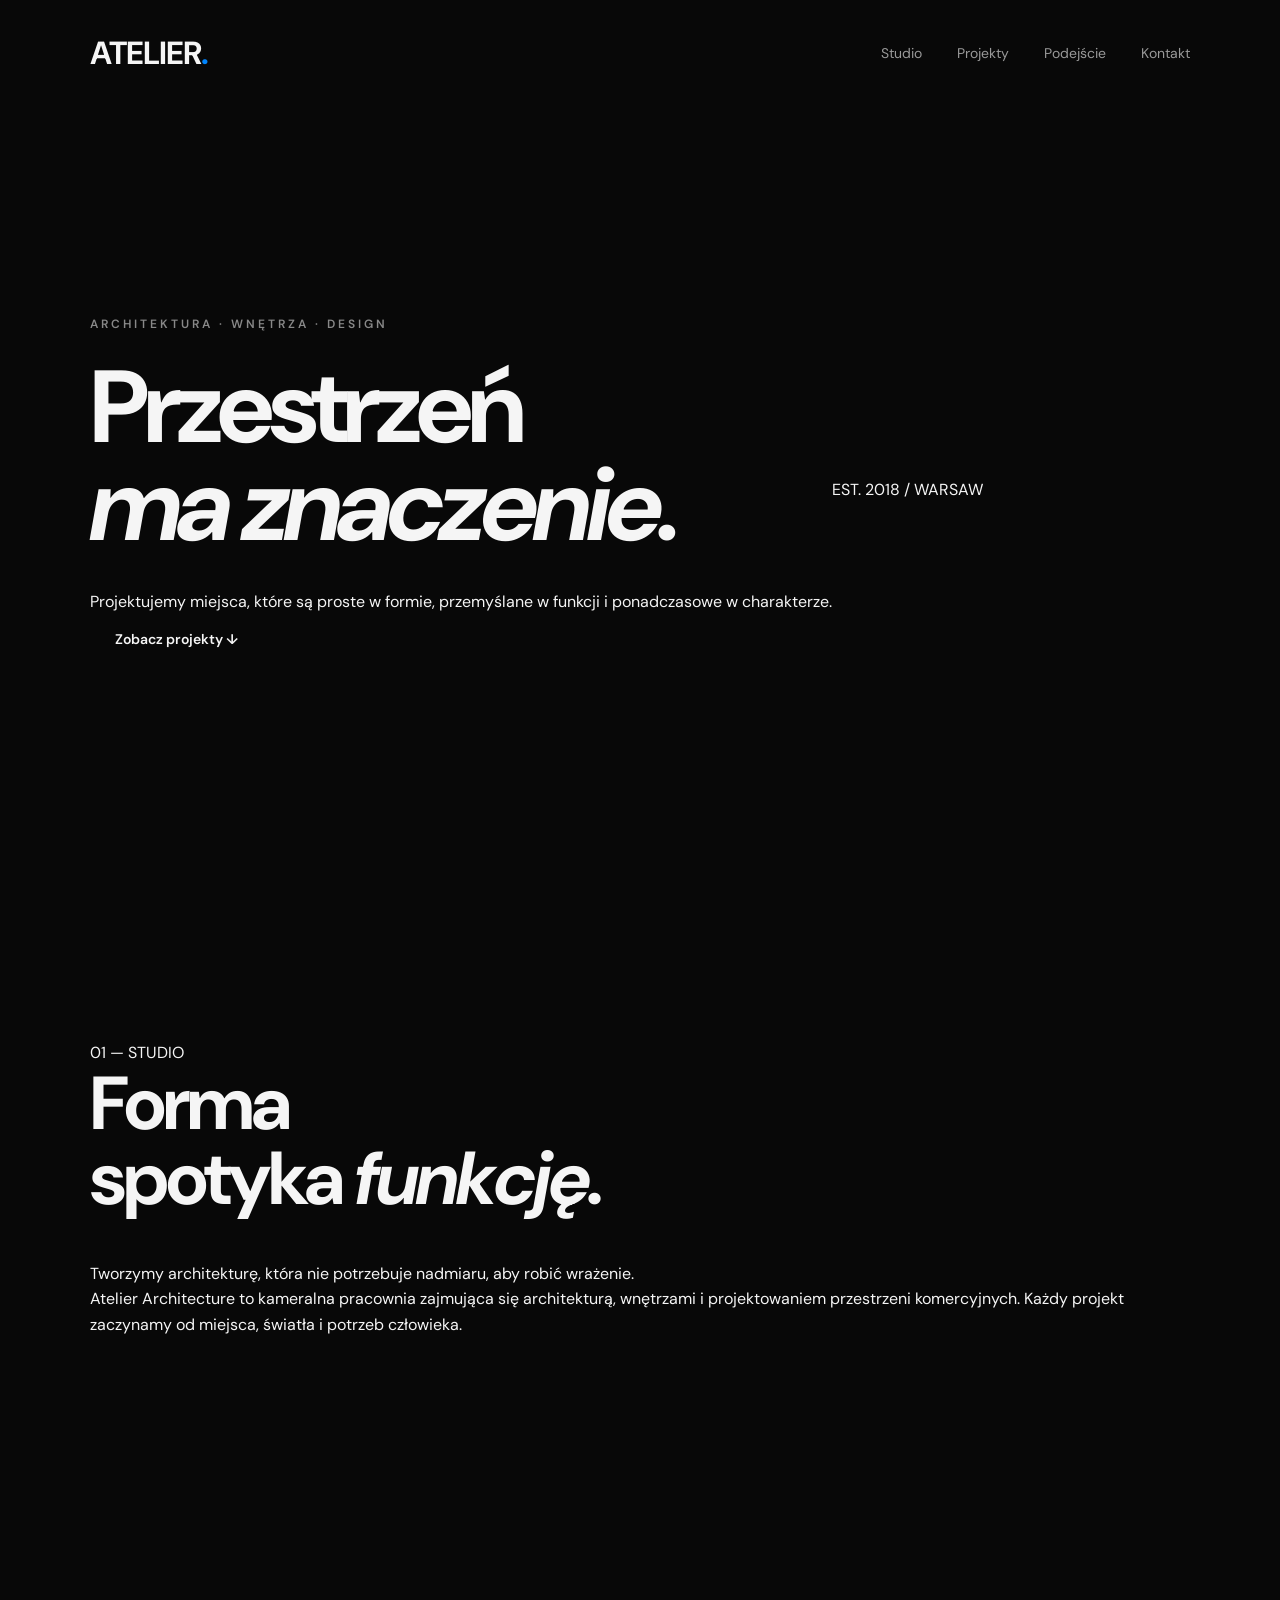
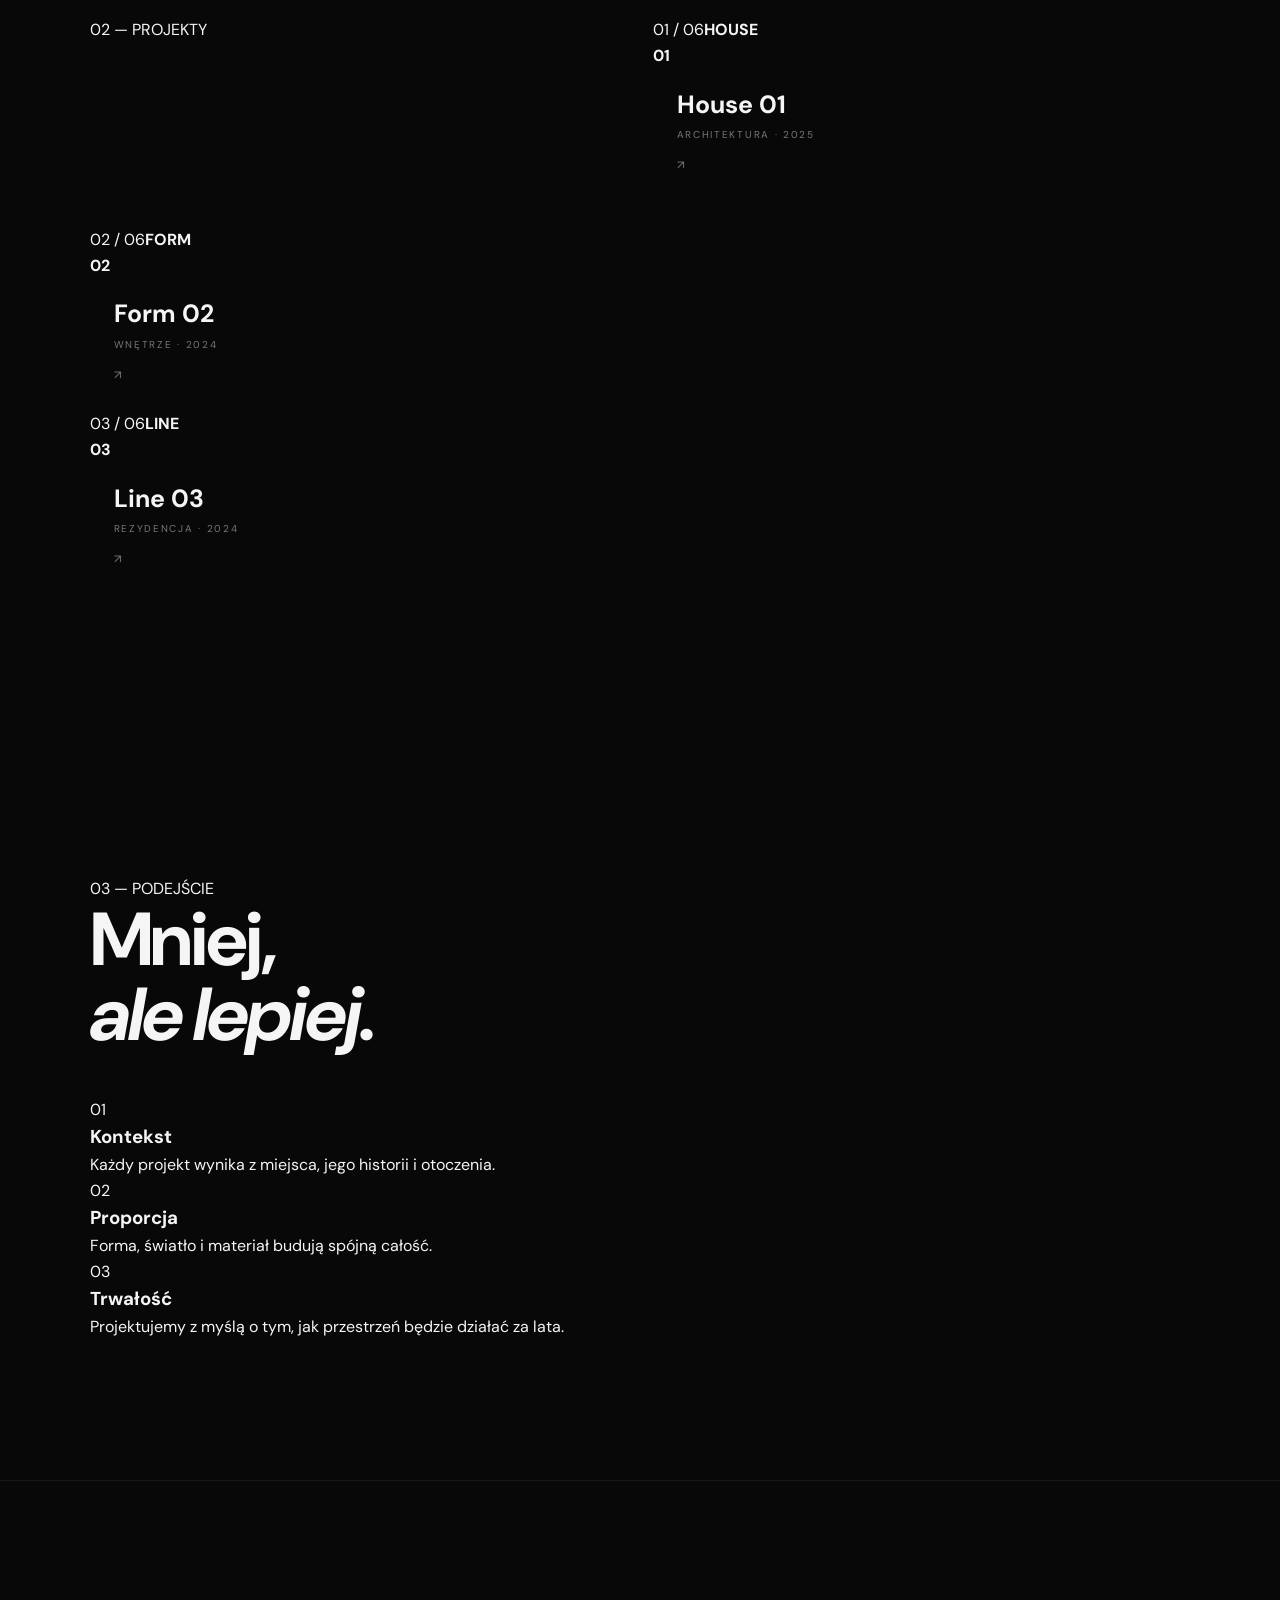
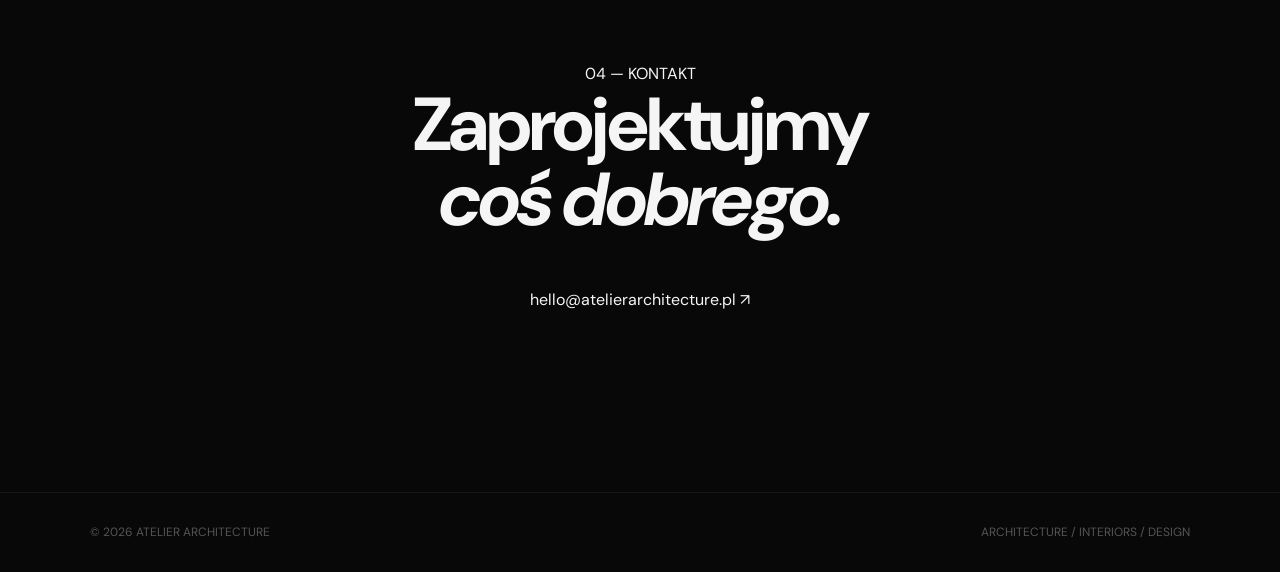
<file: atelier-architecture.html>
<!DOCTYPE html>
<html lang="pl">
<head>
<meta charset="UTF-8">
<meta name="viewport" content="width=device-width, initial-scale=1.0">
<title>Atelier Architecture — projekt strony | Rafał Pałka</title>
<meta name="description" content="Projekt Atelier Architecture wykonany przez Rafała Pałkę — minimalistyczna strona internetowa inspirowana architekturą i designem.">
    <link rel="canonical" href="https://rafalpalka.pl/atelier-architecture.html">
    <meta property="og:type" content="website">
    <meta property="og:locale" content="pl_PL">
    <meta property="og:title" content="Atelier Architecture — projekt strony | Rafał Pałka">
    <meta property="og:description" content="Projekt Atelier Architecture wykonany przez Rafała Pałkę — minimalistyczna strona internetowa inspirowana architekturą i designem.">
    <meta property="og:url" content="https://rafalpalka.pl/atelier-architecture.html">
    <meta property="og:site_name" content="Rafał Pałka — Web Developer">
    <meta name="twitter:card" content="summary">
    <link rel="stylesheet" href="style.css">
</head>
<body>

<header class="header">
    <a href="#" class="logo">ATELIER<span>.</span></a>
    <button class="menu-button" aria-label="Otwórz menu">☰</button>
    <nav class="nav">
        <a href="#studio">Studio</a>
        <a href="#projects">Projekty</a>
        <a href="#approach">Podejście</a>
        <a href="#contact">Kontakt</a>
    </nav>
</header>

<main>
<section class="hero">
    <div class="hero-image">
        <div class="arch arch-one"></div>
        <div class="arch arch-two"></div>
        <div class="light"></div>
    </div>
    <div class="hero-content">
        <p class="eyebrow">ARCHITEKTURA · WNĘTRZA · DESIGN</p>
        <h1>Przestrzeń<br><i>ma znaczenie.</i></h1>
        <p>Projektujemy miejsca, które są proste w formie, przemyślane w funkcji i ponadczasowe w charakterze.</p>
        <a class="button" href="#projects">Zobacz projekty <span>↓</span></a>
    </div>
    <div class="hero-side">EST. 2018 / WARSAW</div>
</section>

<section id="studio" class="section studio">
    <div class="label">01 — STUDIO</div>
    <div class="grid">
        <h2>Forma<br>spotyka <i>funkcję.</i></h2>
        <div>
            <p class="lead">Tworzymy architekturę, która nie potrzebuje nadmiaru, aby robić wrażenie.</p>
            <p class="muted">Atelier Architecture to kameralna pracownia zajmująca się architekturą, wnętrzami i projektowaniem przestrzeni komercyjnych. Każdy projekt zaczynamy od miejsca, światła i potrzeb człowieka.</p>
        </div>
    </div>
</section>

<section id="projects" class="section projects">
    <div class="label">02 — PROJEKTY</div>
    <div class="project project-main">
        <div class="project-photo photo-one"><span>01 / 06</span><b>HOUSE<br>01</b></div>
        <div class="project-info"><div><h3>House 01</h3><p>ARCHITEKTURA · 2025</p></div><span>↗</span></div>
    </div>
    <div class="project-row">
        <div class="project">
            <div class="project-photo photo-two"><span>02 / 06</span><b>FORM<br>02</b></div>
            <div class="project-info"><div><h3>Form 02</h3><p>WNĘTRZE · 2024</p></div><span>↗</span></div>
        </div>
        <div class="project">
            <div class="project-photo photo-three"><span>03 / 06</span><b>LINE<br>03</b></div>
            <div class="project-info"><div><h3>Line 03</h3><p>REZYDENCJA · 2024</p></div><span>↗</span></div>
        </div>
    </div>
</section>

<section id="approach" class="section approach">
    <div class="label">03 — PODEJŚCIE</div>
    <div class="grid">
        <h2>Mniej,<br><i>ale lepiej.</i></h2>
        <div class="principles">
            <div><span>01</span><h3>Kontekst</h3><p>Każdy projekt wynika z miejsca, jego historii i otoczenia.</p></div>
            <div><span>02</span><h3>Proporcja</h3><p>Forma, światło i materiał budują spójną całość.</p></div>
            <div><span>03</span><h3>Trwałość</h3><p>Projektujemy z myślą o tym, jak przestrzeń będzie działać za lata.</p></div>
        </div>
    </div>
</section>

<section id="contact" class="contact">
    <div class="label">04 — KONTAKT</div>
    <h2>Zaprojektujmy<br><i>coś dobrego.</i></h2>
    <a href="mailto:hello@atelierarchitecture.pl" class="email">hello@atelierarchitecture.pl ↗</a>
</section>
</main>

<footer>
    <span>© 2026 ATELIER ARCHITECTURE</span>
    <span>ARCHITECTURE / INTERIORS / DESIGN</span>
</footer>

<script>
const button = document.querySelector(".menu-button");
const nav = document.querySelector(".nav");
button.addEventListener("click", () => nav.classList.toggle("active"));
document.querySelectorAll(".nav a").forEach(link => {
    link.addEventListener("click", () => nav.classList.remove("active"));
});
</script>
</body>
</html>
</file>
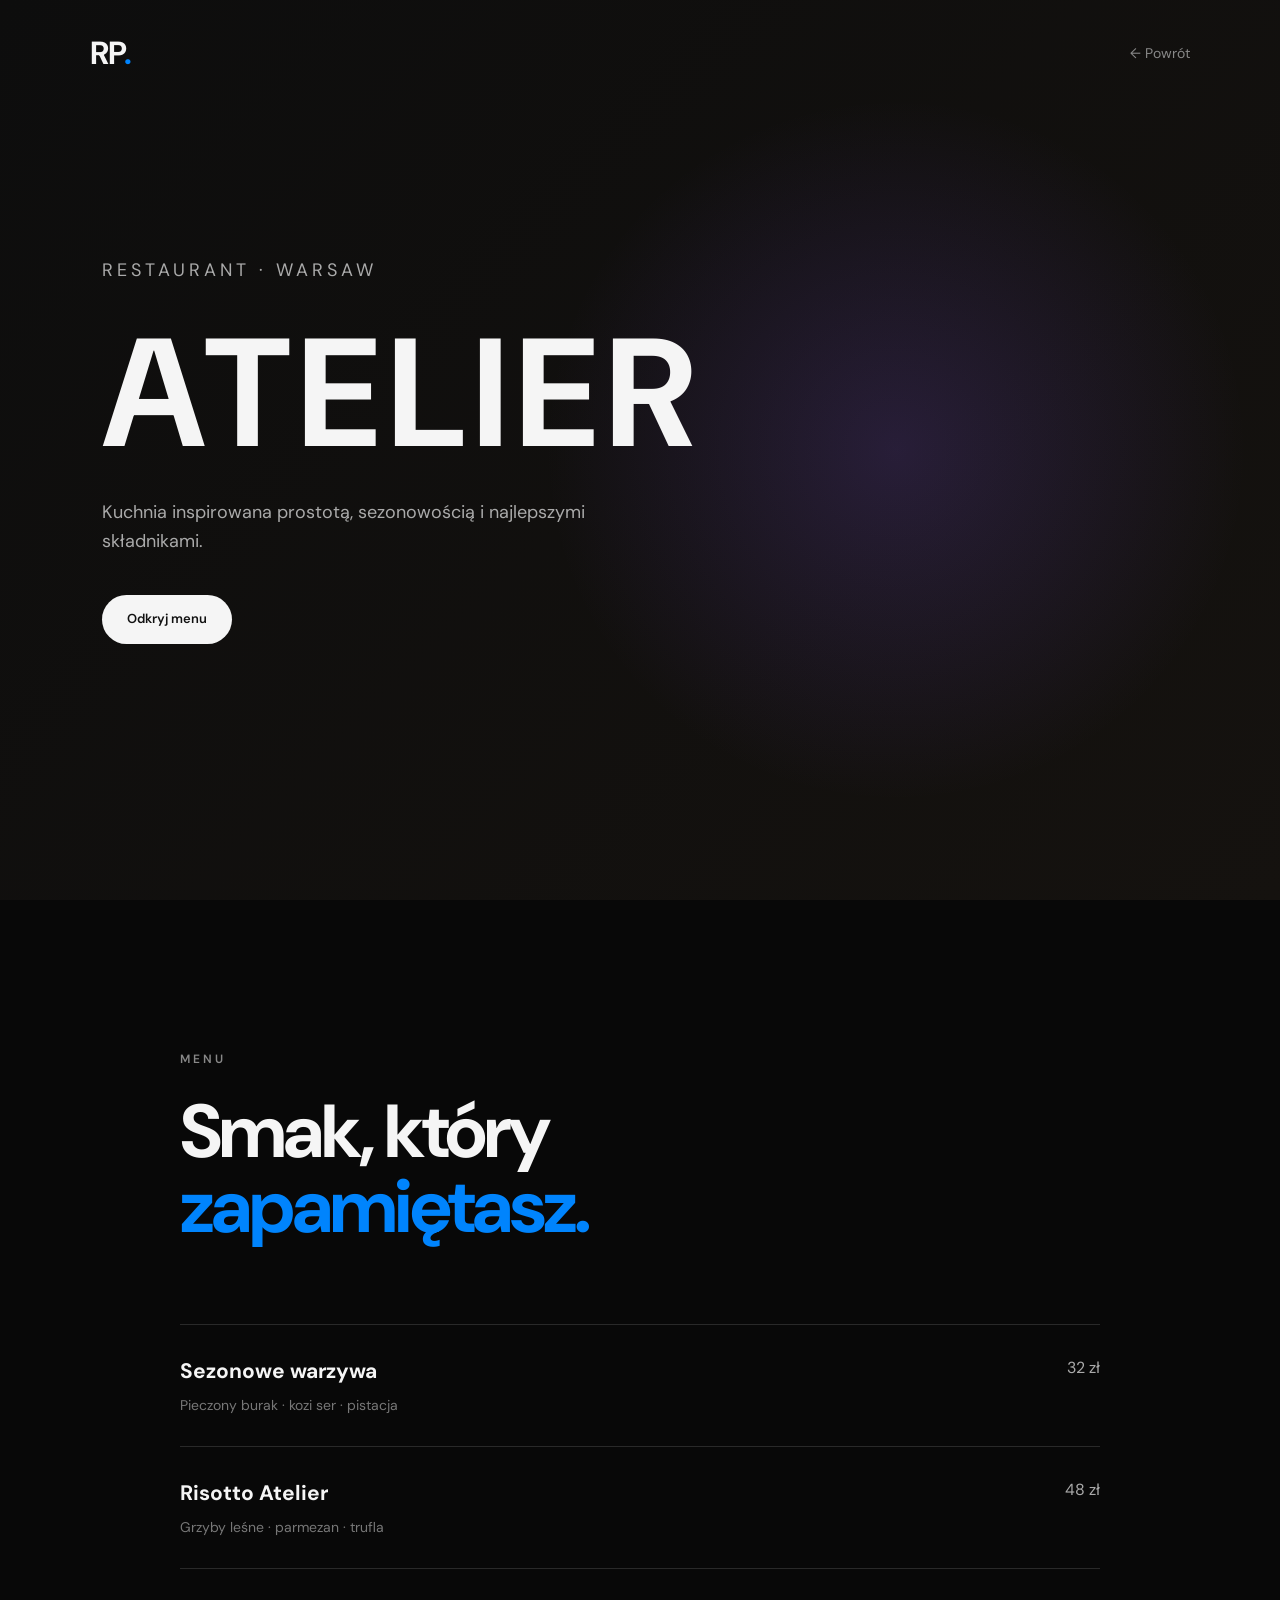
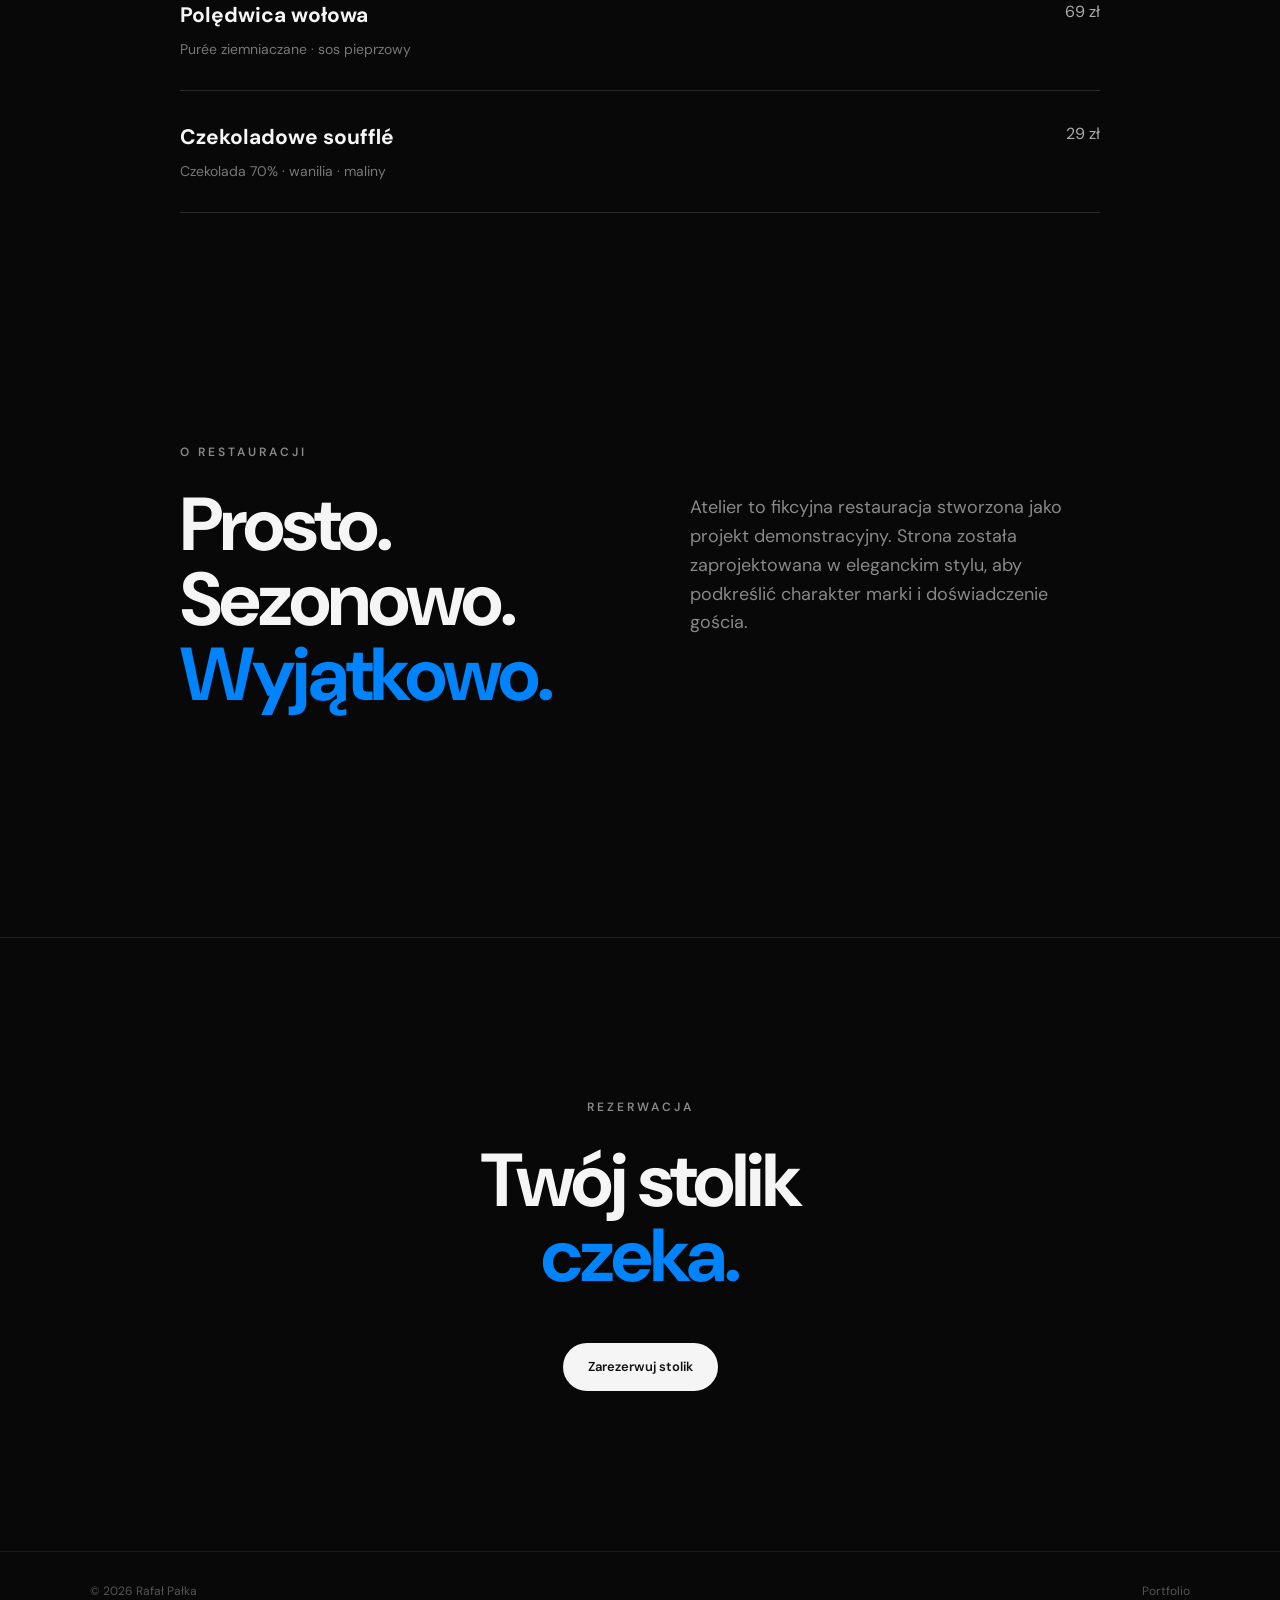
<file: atelier.html>
<!DOCTYPE html>
<html lang="pl">

<head>
    <meta charset="UTF-8">
    <meta name="viewport" content="width=device-width, initial-scale=1.0">

    <title>Atelier — Projekt | Rafał Pałka</title>

    <link rel="stylesheet" href="style.css">
</head>

<body>

    <header class="header">

        <a href="index.html" class="logo">
            RP<span>.</span>
        </a>

        <a href="index.html" class="back-link">
            ← Powrót
        </a>

    </header>


    <main>

        <section class="restaurant-hero">

            <div class="restaurant-content">

                <p class="restaurant-label">
                    RESTAURANT · WARSAW
                </p>

                <h1>
                    ATELIER
                </h1>

                <p>
                    Kuchnia inspirowana prostotą,
                    sezonowością i najlepszymi składnikami.
                </p>

                <a href="#menu" class="restaurant-button">
                    Odkryj menu
                </a>

            </div>

        </section>


        <section id="menu" class="restaurant-menu">

            <p class="section-label">
                MENU
            </p>

            <h2>
                Smak, który<br>
                <span>zapamiętasz.</span>
            </h2>

            <div class="menu-items">

                <div class="menu-item">
                    <div>
                        <h3>Sezonowe warzywa</h3>
                        <p>
                            Pieczony burak · kozi ser · pistacja
                        </p>
                    </div>

                    <strong>32 zł</strong>
                </div>


                <div class="menu-item">
                    <div>
                        <h3>Risotto Atelier</h3>
                        <p>
                            Grzyby leśne · parmezan · trufla
                        </p>
                    </div>

                    <strong>48 zł</strong>
                </div>


                <div class="menu-item">
                    <div>
                        <h3>Polędwica wołowa</h3>
                        <p>
                            Purée ziemniaczane · sos pieprzowy
                        </p>
                    </div>

                    <strong>69 zł</strong>
                </div>


                <div class="menu-item">
                    <div>
                        <h3>Czekoladowe soufflé</h3>
                        <p>
                            Czekolada 70% · wanilia · maliny
                        </p>
                    </div>

                    <strong>29 zł</strong>
                </div>

            </div>

        </section>


        <section class="restaurant-about">

            <div>

                <p class="section-label">
                    O RESTAURACJI
                </p>

                <h2>
                    Prosto.<br>
                    Sezonowo.<br>
                    <span>Wyjątkowo.</span>
                </h2>

            </div>


            <p>
                Atelier to fikcyjna restauracja stworzona jako
                projekt demonstracyjny. Strona została zaprojektowana
                w eleganckim stylu, aby podkreślić charakter marki
                i doświadczenie gościa.
            </p>

        </section>


        <section class="restaurant-contact">

            <p class="section-label">
                REZERWACJA
            </p>

            <h2>
                Twój stolik<br>
                <span>czeka.</span>
            </h2>

            <a href="mailto:kontakt@example.com"
               class="restaurant-button">
                Zarezerwuj stolik
            </a>

        </section>

    </main>


    <footer>

        <p>© 2026 Rafał Pałka</p>

        <a href="index.html">
            Portfolio
        </a>

    </footer>

</body>

</html>
</file>
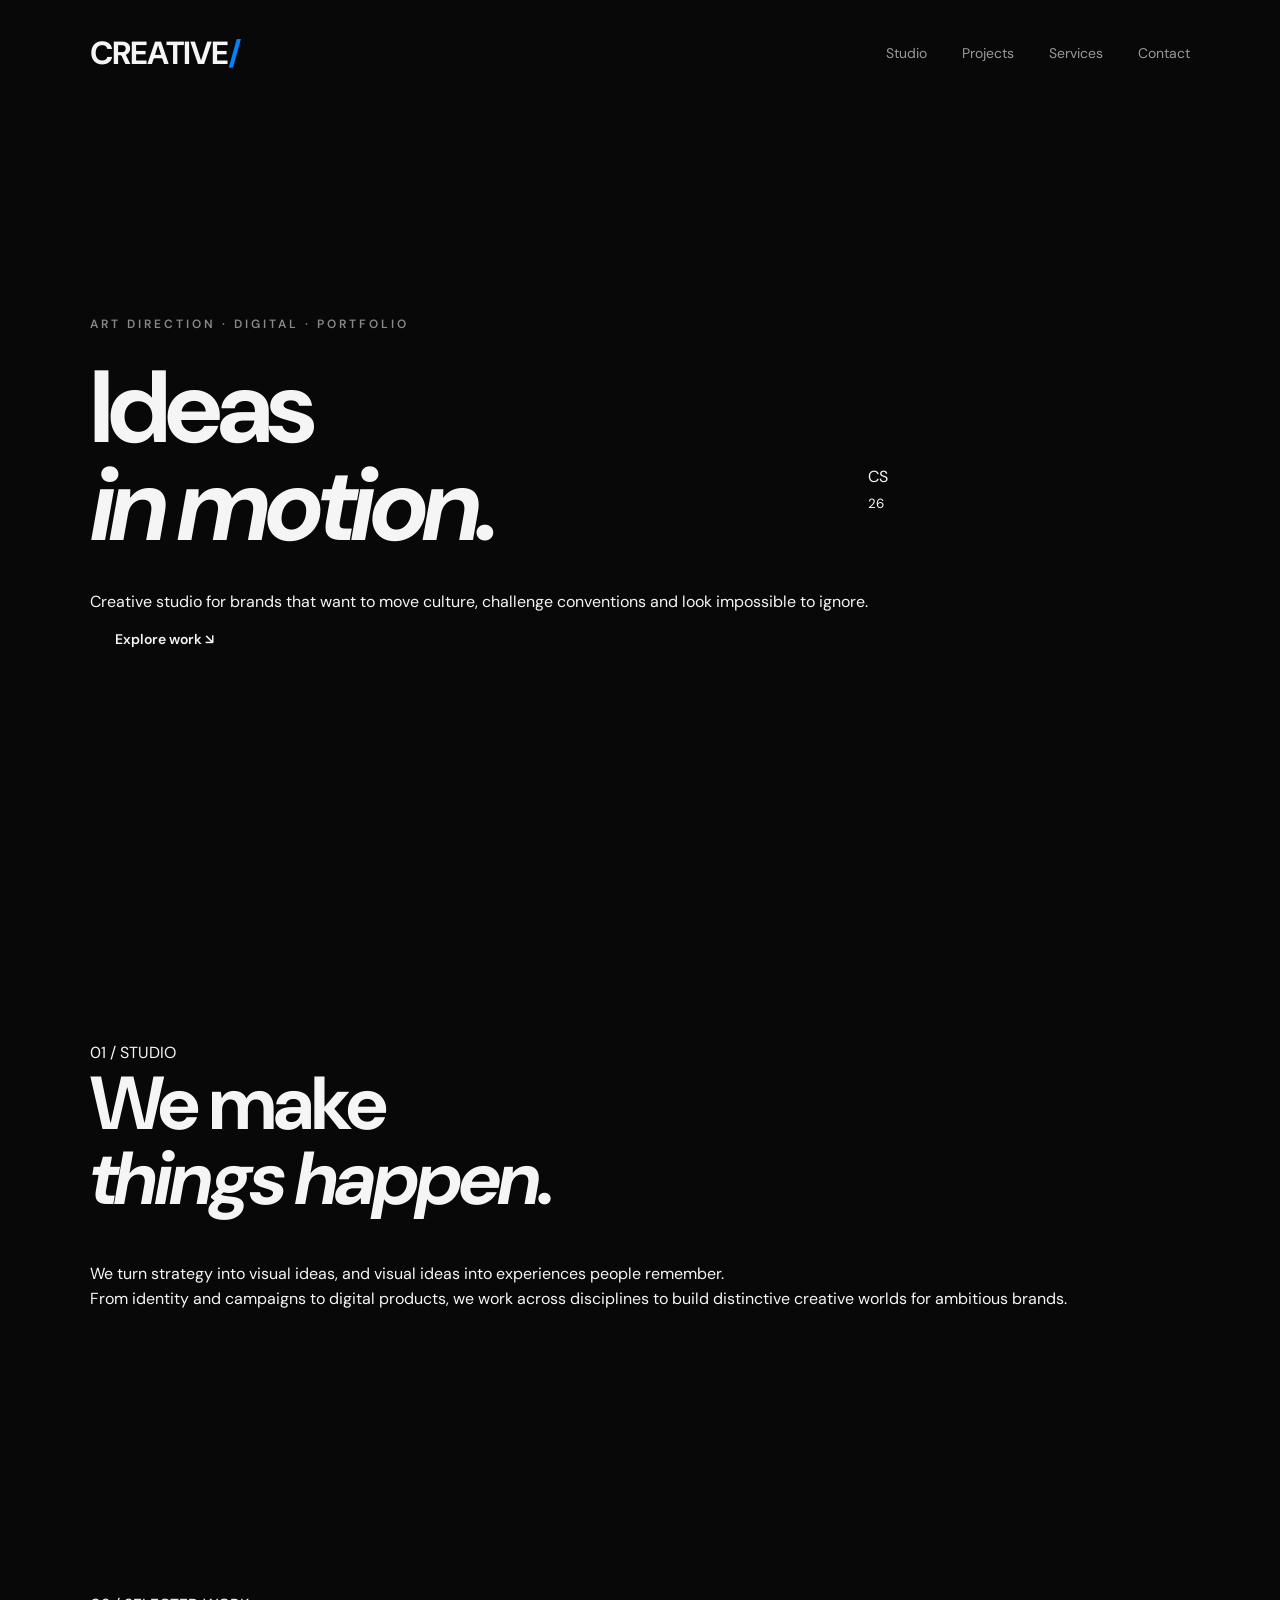
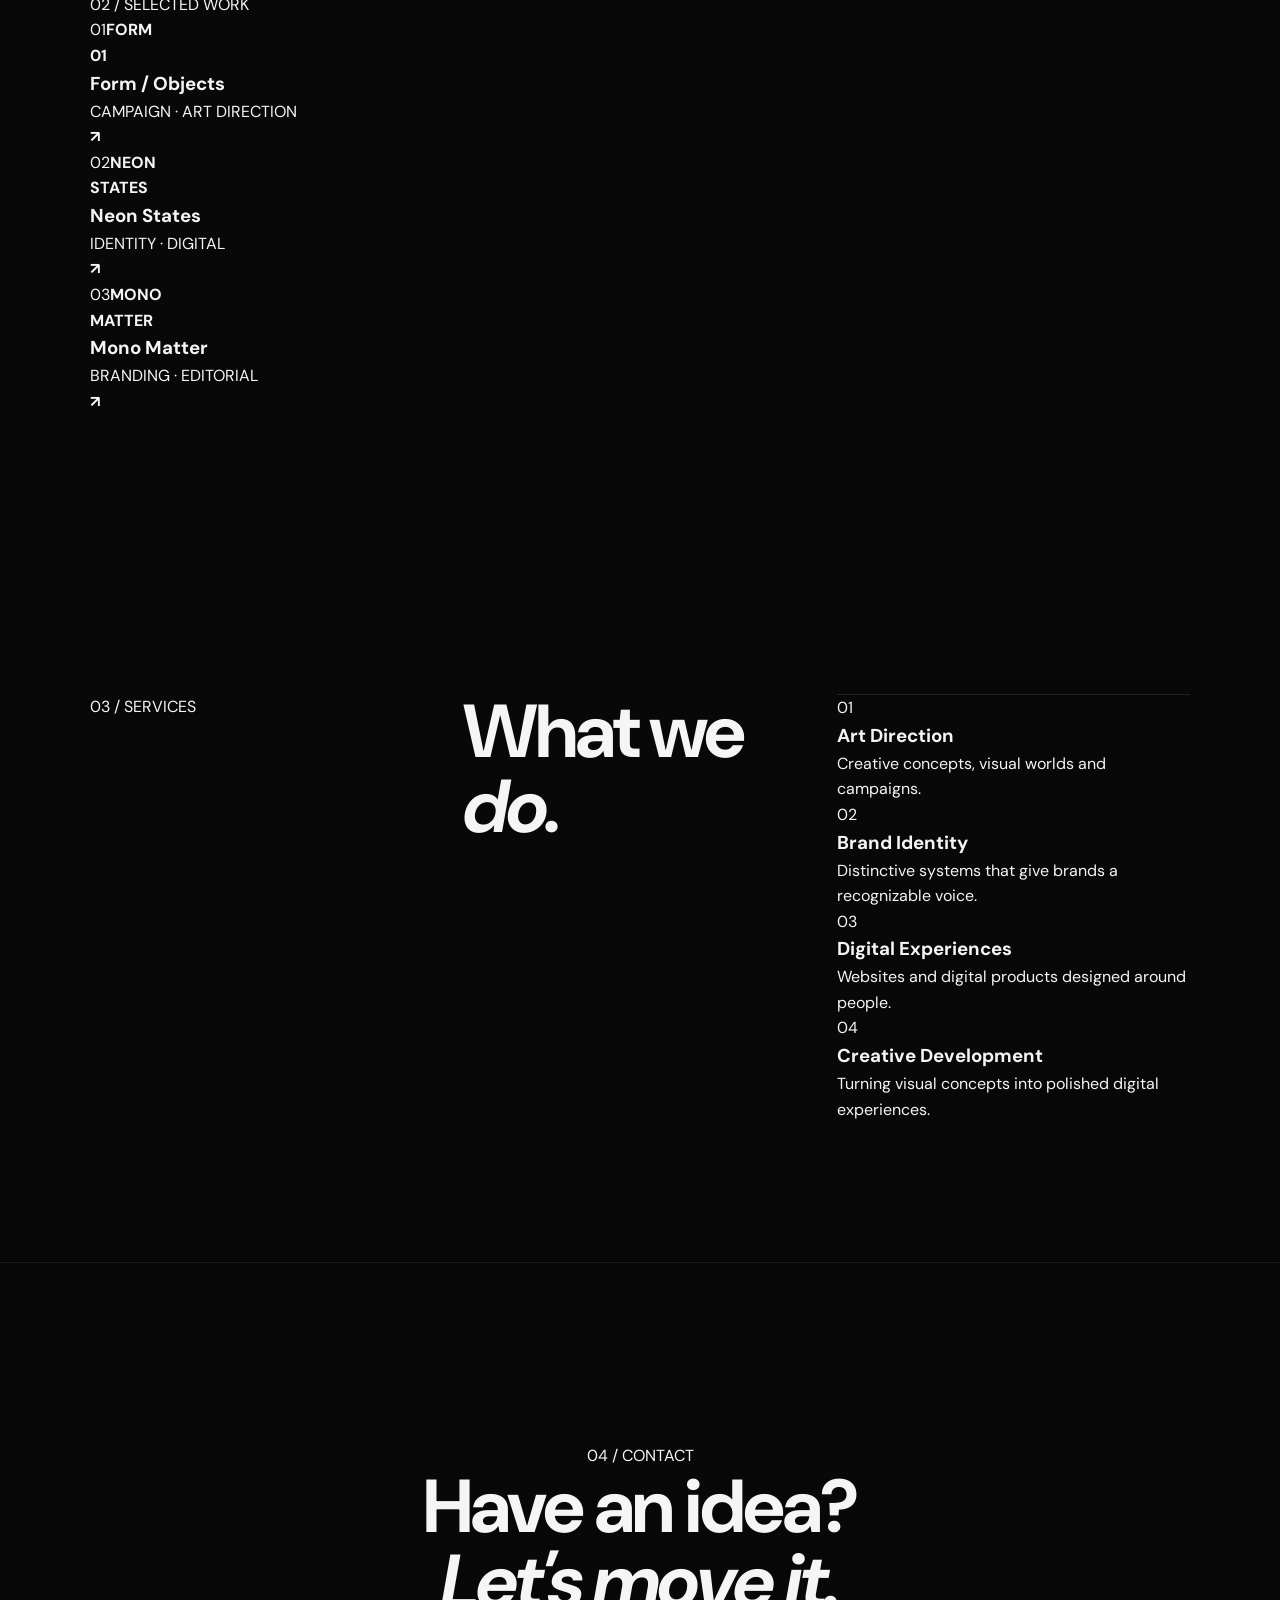
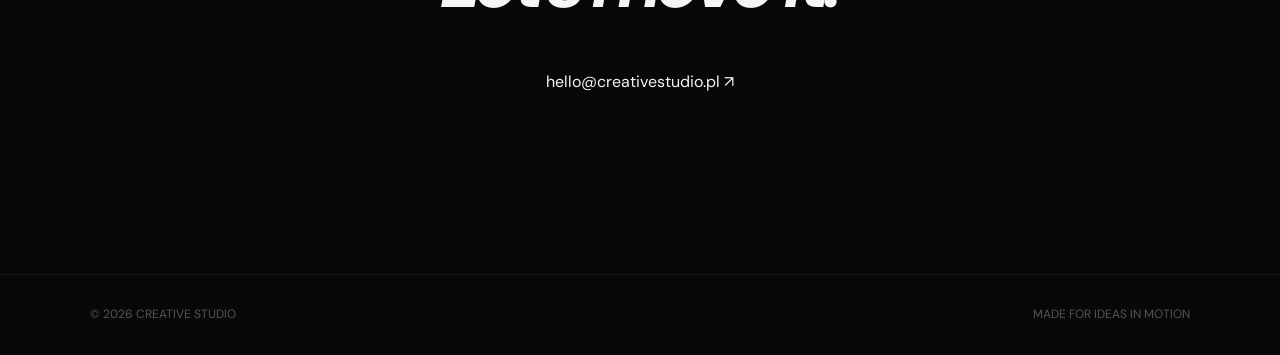
<file: creative-studio.html>
<!DOCTYPE html>
<html lang="pl">
<head>
<meta charset="UTF-8">
<meta name="viewport" content="width=device-width, initial-scale=1.0">
<title>Creative Studio — projekt strony | Rafał Pałka</title>
<meta name="description" content="Projekt Creative Studio wykonany przez Rafała Pałkę — kreatywna strona internetowa, art direction i digital design.">
    <link rel="canonical" href="https://rafalpalka.pl/creative-studio.html">
    <meta property="og:type" content="website">
    <meta property="og:locale" content="pl_PL">
    <meta property="og:title" content="Creative Studio — projekt strony | Rafał Pałka">
    <meta property="og:description" content="Projekt Creative Studio wykonany przez Rafała Pałkę — kreatywna strona internetowa, art direction i digital design.">
    <meta property="og:url" content="https://rafalpalka.pl/creative-studio.html">
    <meta property="og:site_name" content="Rafał Pałka — Web Developer">
    <meta name="twitter:card" content="summary">
    <link rel="stylesheet" href="style.css">
</head>
<body>

<header class="header">
    <a href="#" class="logo">CREATIVE<span>/</span></a>
    <button class="menu-button" aria-label="Otwórz menu">☰</button>
    <nav class="nav">
        <a href="#studio">Studio</a>
        <a href="#projects">Projects</a>
        <a href="#services">Services</a>
        <a href="#contact">Contact</a>
    </nav>
</header>

<main>
<section class="hero">
    <div class="hero-shape shape-one"></div>
    <div class="hero-shape shape-two"></div>
    <div class="hero-content">
        <p class="eyebrow">ART DIRECTION · DIGITAL · PORTFOLIO</p>
        <h1>Ideas<br><i>in motion.</i></h1>
        <p class="intro">Creative studio for brands that want to move culture, challenge conventions and look impossible to ignore.</p>
        <a href="#projects" class="button">Explore work <span>↘</span></a>
    </div>
    <div class="hero-mark">CS<br><small>26</small></div>
</section>

<section id="studio" class="section studio">
    <div class="label">01 / STUDIO</div>
    <div class="intro-grid">
        <h2>We make<br><i>things happen.</i></h2>
        <div>
            <p class="big">We turn strategy into visual ideas, and visual ideas into experiences people remember.</p>
            <p class="muted">From identity and campaigns to digital products, we work across disciplines to build distinctive creative worlds for ambitious brands.</p>
        </div>
    </div>
</section>

<section id="projects" class="section projects-section">
    <div class="label">02 / SELECTED WORK</div>
    <div class="project-grid">
        <article class="project project-a">
            <div class="visual"><span>01</span><b>FORM<br>01</b></div>
            <div class="meta"><div><h3>Form / Objects</h3><p>CAMPAIGN · ART DIRECTION</p></div><strong>↗</strong></div>
        </article>
        <article class="project project-b">
            <div class="visual"><span>02</span><b>NEON<br>STATES</b></div>
            <div class="meta"><div><h3>Neon States</h3><p>IDENTITY · DIGITAL</p></div><strong>↗</strong></div>
        </article>
        <article class="project project-c">
            <div class="visual"><span>03</span><b>MONO<br>MATTER</b></div>
            <div class="meta"><div><h3>Mono Matter</h3><p>BRANDING · EDITORIAL</p></div><strong>↗</strong></div>
        </article>
    </div>
</section>

<section id="services" class="section services">
    <div class="label">03 / SERVICES</div>
    <h2>What we<br><i>do.</i></h2>
    <div class="services-list">
        <div><span>01</span><h3>Art Direction</h3><p>Creative concepts, visual worlds and campaigns.</p></div>
        <div><span>02</span><h3>Brand Identity</h3><p>Distinctive systems that give brands a recognizable voice.</p></div>
        <div><span>03</span><h3>Digital Experiences</h3><p>Websites and digital products designed around people.</p></div>
        <div><span>04</span><h3>Creative Development</h3><p>Turning visual concepts into polished digital experiences.</p></div>
    </div>
</section>

<section id="contact" class="contact">
    <div class="label">04 / CONTACT</div>
    <h2>Have an idea?<br><i>Let's move it.</i></h2>
    <a class="email" href="mailto:hello@creativestudio.pl">hello@creativestudio.pl <span>↗</span></a>
</section>
</main>

<footer>
    <span>© 2026 CREATIVE STUDIO</span>
    <span>MADE FOR IDEAS IN MOTION</span>
</footer>

<script>
const button = document.querySelector(".menu-button");
const nav = document.querySelector(".nav");
button.addEventListener("click", () => nav.classList.toggle("active"));
document.querySelectorAll(".nav a").forEach(link => {
    link.addEventListener("click", () => nav.classList.remove("active"));
});
</script>
</body>
</html>
</file>
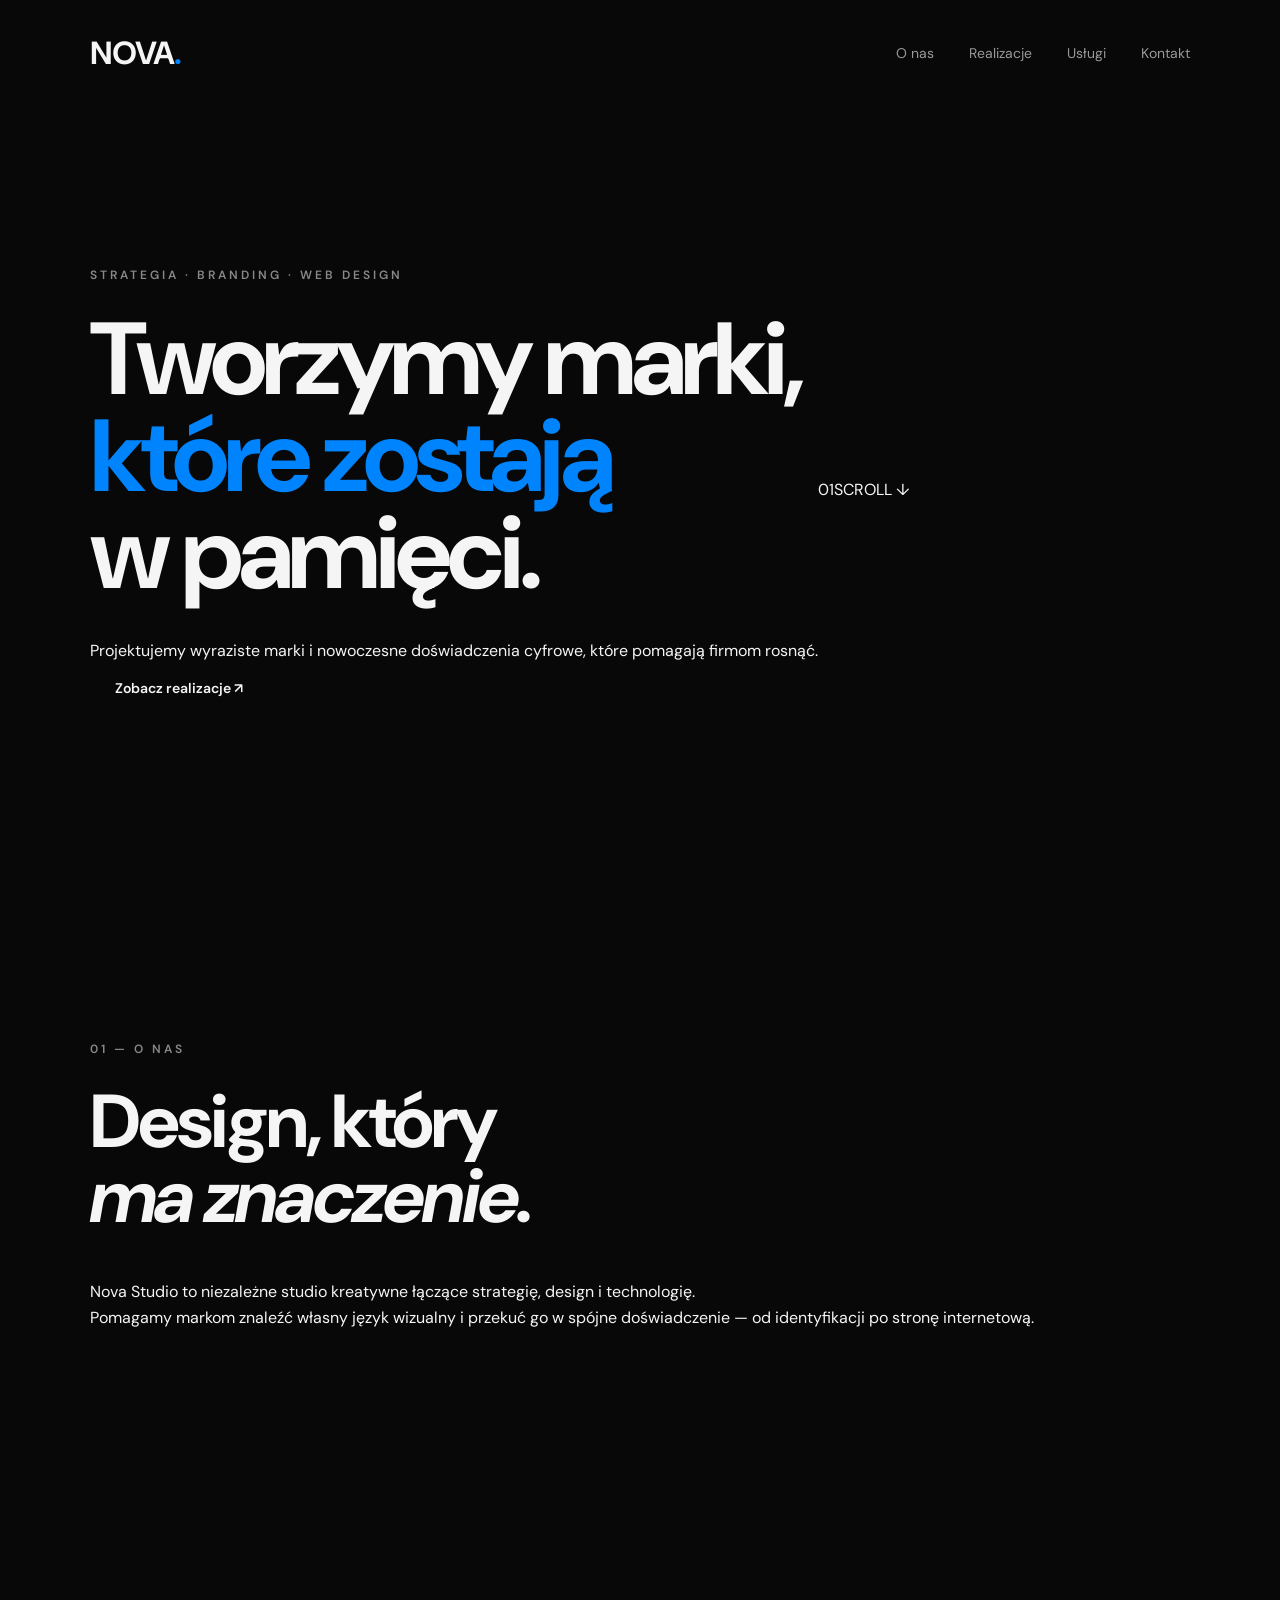
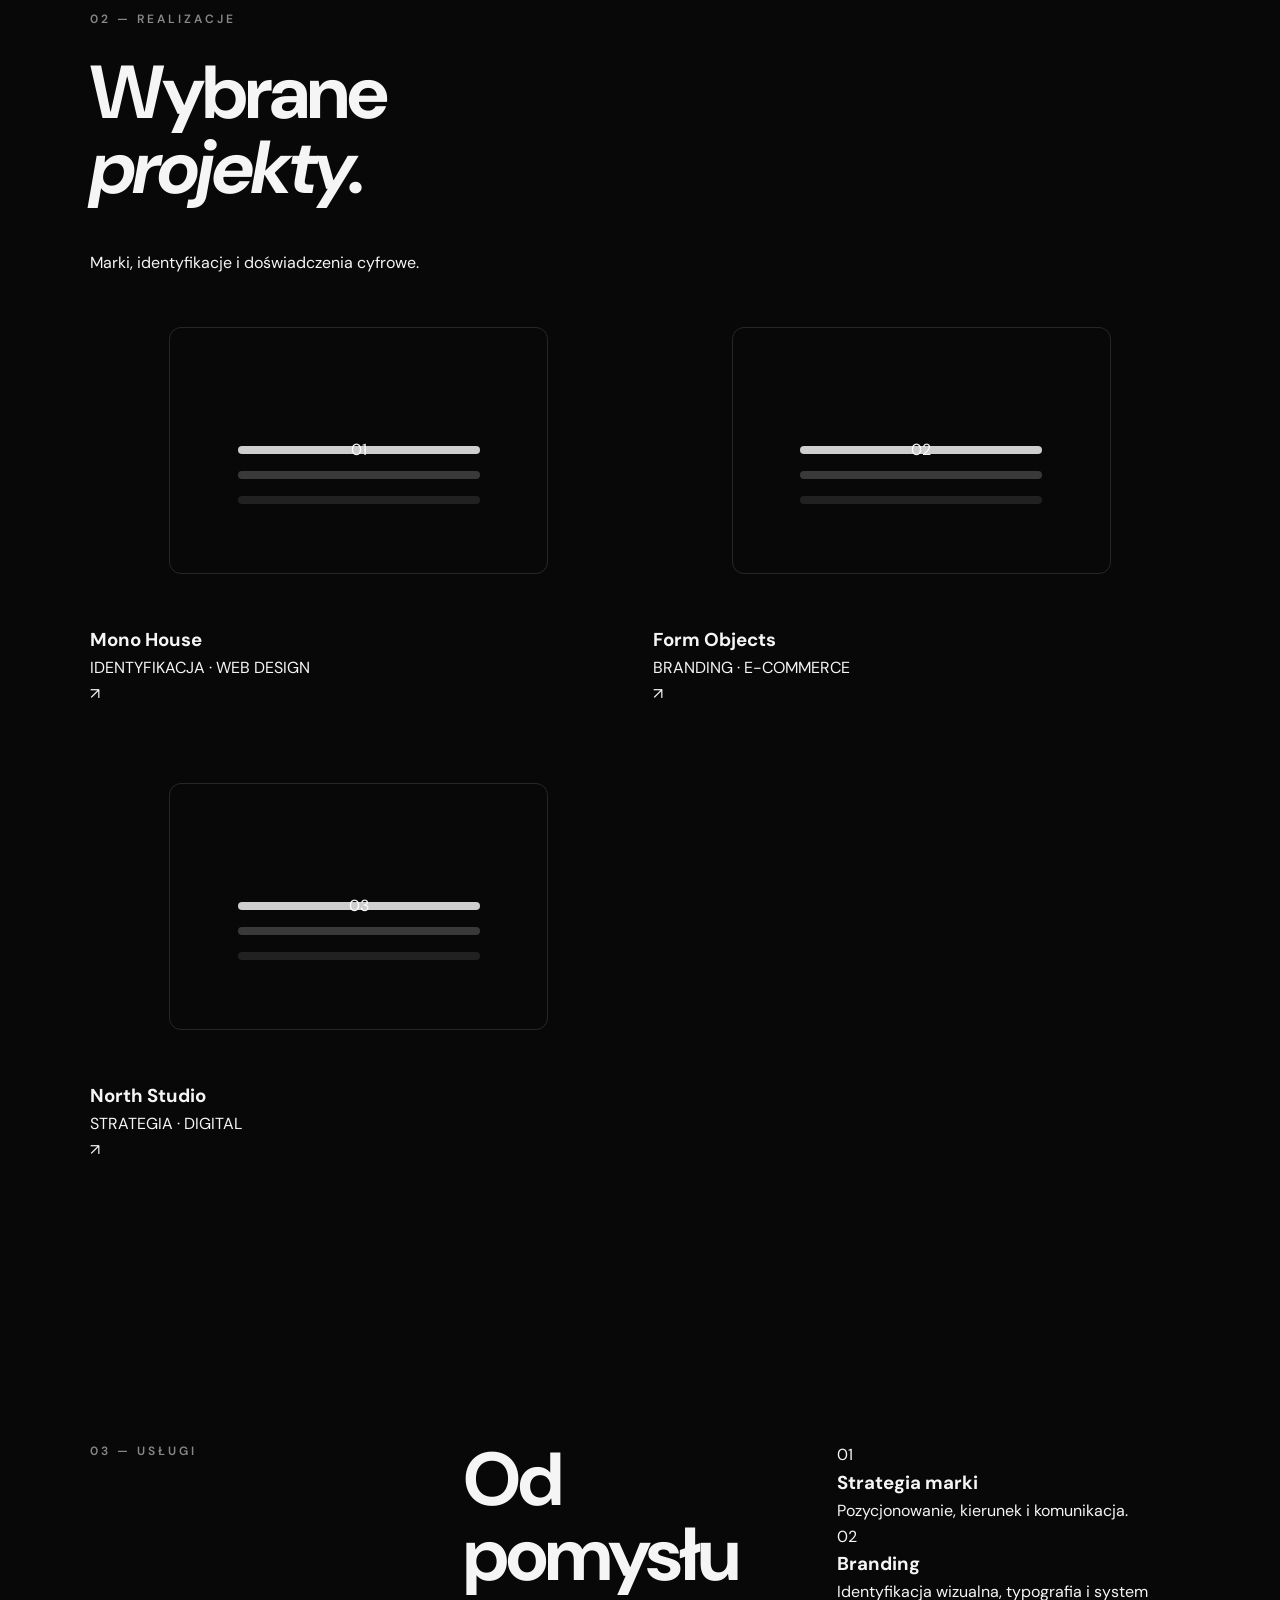
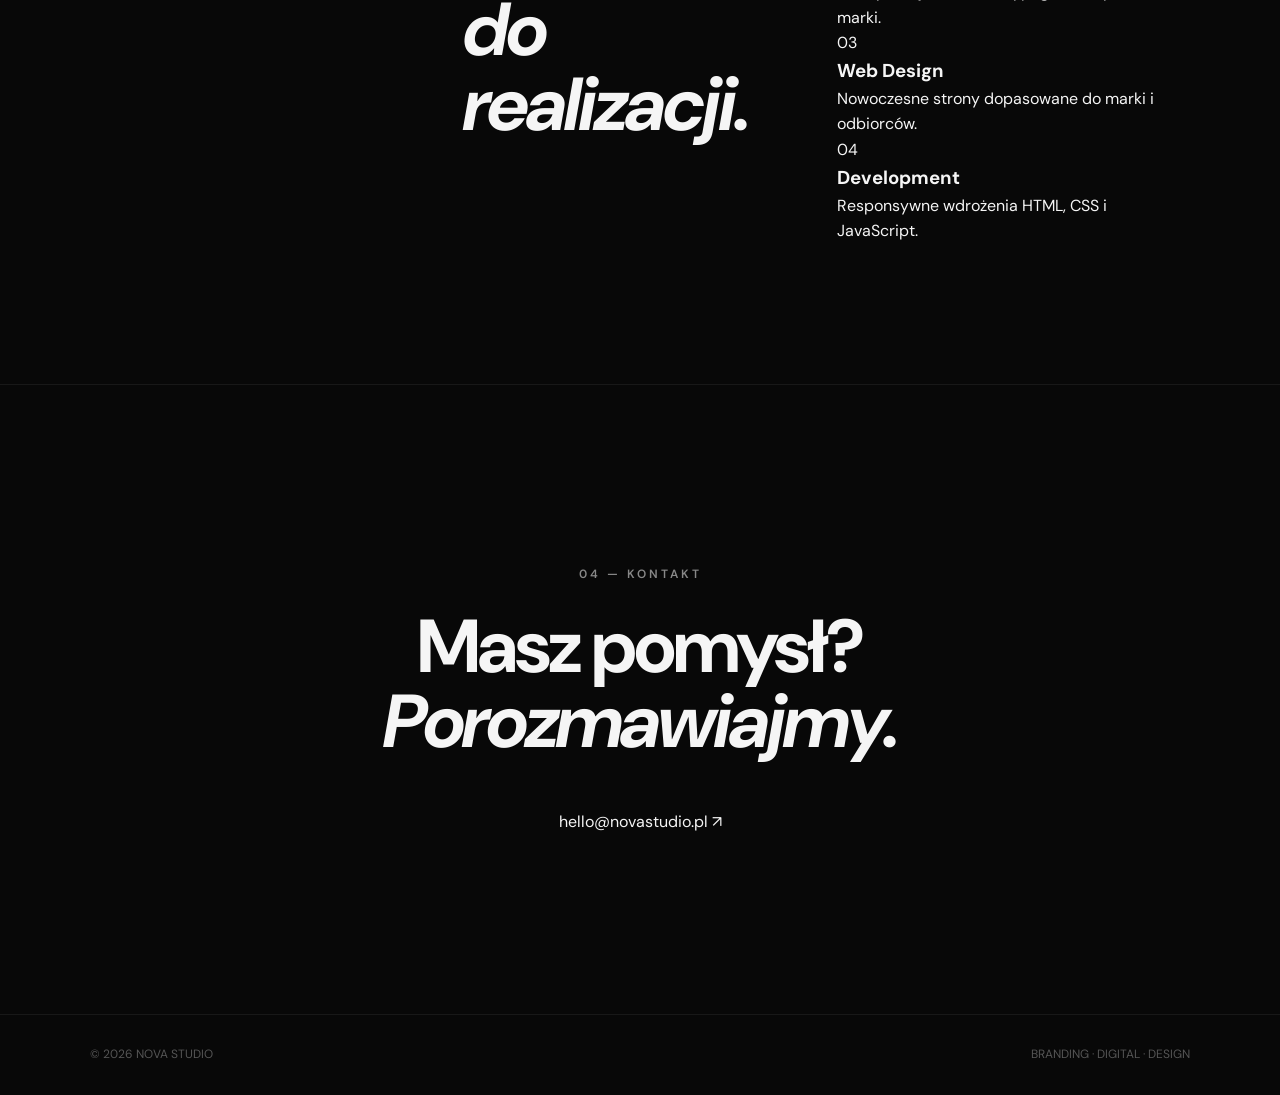
<file: nova-studio.html>
<!DOCTYPE html>
<html lang="pl">
<head>
    <meta charset="UTF-8">
    <meta name="viewport" content="width=device-width, initial-scale=1.0">
    <title>Nova Studio — projekt strony firmowej | Rafał Pałka</title>
    <meta name="description" content="Projekt strony firmowej Nova Studio wykonany przez Rafała Pałkę — nowoczesny design, branding i web design.">
    <link rel="canonical" href="https://rafalpalka.pl/nova-studio.html">
    <meta property="og:type" content="website">
    <meta property="og:locale" content="pl_PL">
    <meta property="og:title" content="Nova Studio — projekt strony firmowej | Rafał Pałka">
    <meta property="og:description" content="Projekt strony firmowej Nova Studio wykonany przez Rafała Pałkę — nowoczesny design, branding i web design.">
    <meta property="og:url" content="https://rafalpalka.pl/nova-studio.html">
    <meta property="og:site_name" content="Rafał Pałka — Web Developer">
    <meta name="twitter:card" content="summary">
    <link rel="stylesheet" href="style.css">
</head>
<body>

<header class="header">
    <a href="#" class="logo">NOVA<span>.</span></a>

    <button class="menu-button" aria-label="Otwórz menu">☰</button>

    <nav class="nav">
        <a href="#about">O nas</a>
        <a href="#work">Realizacje</a>
        <a href="#services">Usługi</a>
        <a href="#contact">Kontakt</a>
    </nav>
</header>

<main>
    <section class="hero">
        <div class="hero-grid"></div>
        <div class="hero-content">
            <p class="eyebrow">STRATEGIA · BRANDING · WEB DESIGN</p>
            <h1>Tworzymy marki,<br><span>które zostają</span><br>w pamięci.</h1>
            <p class="hero-text">
                Projektujemy wyraziste marki i nowoczesne doświadczenia cyfrowe,
                które pomagają firmom rosnąć.
            </p>
            <a class="button" href="#work">Zobacz realizacje <span>↗</span></a>
        </div>
        <div class="hero-number">01</div>
        <div class="scroll">SCROLL ↓</div>
    </section>

    <section id="about" class="section about">
        <p class="section-label">01 — O NAS</p>
        <div class="two-column">
            <h2>Design, który<br><em>ma znaczenie.</em></h2>
            <div>
                <p class="lead">
                    Nova Studio to niezależne studio kreatywne łączące strategię,
                    design i technologię.
                </p>
                <p>
                    Pomagamy markom znaleźć własny język wizualny i przekuć go
                    w spójne doświadczenie — od identyfikacji po stronę internetową.
                </p>
            </div>
        </div>
    </section>

    <section id="work" class="section work">
        <p class="section-label">02 — REALIZACJE</p>
        <div class="section-heading">
            <h2>Wybrane<br><em>projekty.</em></h2>
            <p>Marki, identyfikacje i doświadczenia cyfrowe.</p>
        </div>

        <div class="projects">
            <article class="project project-large">
                <div class="project-image image-one"><span>01</span></div>
                <div class="project-meta">
                    <div><h3>Mono House</h3><p>IDENTYFIKACJA · WEB DESIGN</p></div>
                    <span>↗</span>
                </div>
            </article>

            <article class="project">
                <div class="project-image image-two"><span>02</span></div>
                <div class="project-meta">
                    <div><h3>Form Objects</h3><p>BRANDING · E-COMMERCE</p></div>
                    <span>↗</span>
                </div>
            </article>

            <article class="project">
                <div class="project-image image-three"><span>03</span></div>
                <div class="project-meta">
                    <div><h3>North Studio</h3><p>STRATEGIA · DIGITAL</p></div>
                    <span>↗</span>
                </div>
            </article>
        </div>
    </section>

    <section id="services" class="section services">
        <p class="section-label">03 — USŁUGI</p>
        <h2>Od pomysłu<br><em>do realizacji.</em></h2>
        <div class="service-list">
            <div><span>01</span><h3>Strategia marki</h3><p>Pozycjonowanie, kierunek i komunikacja.</p></div>
            <div><span>02</span><h3>Branding</h3><p>Identyfikacja wizualna, typografia i system marki.</p></div>
            <div><span>03</span><h3>Web Design</h3><p>Nowoczesne strony dopasowane do marki i odbiorców.</p></div>
            <div><span>04</span><h3>Development</h3><p>Responsywne wdrożenia HTML, CSS i JavaScript.</p></div>
        </div>
    </section>

    <section id="contact" class="contact">
        <p class="section-label">04 — KONTAKT</p>
        <h2>Masz pomysł?<br><em>Porozmawiajmy.</em></h2>
        <a class="contact-link" href="mailto:hello@novastudio.pl">hello@novastudio.pl ↗</a>
    </section>
</main>

<footer>
    <span>© 2026 NOVA STUDIO</span>
    <span>BRANDING · DIGITAL · DESIGN</span>
</footer>

<script>
const button = document.querySelector(".menu-button");
const nav = document.querySelector(".nav");

button.addEventListener("click", () => {
    nav.classList.toggle("active");
});

document.querySelectorAll(".nav a").forEach(link => {
    link.addEventListener("click", () => nav.classList.remove("active"));
});
</script>

</body>
</html>
</file>
<file: style.css>
@import url('https://fonts.googleapis.com/css2?family=DM+Sans:wght@400;500;600;700&display=swap');


* {
    margin: 0;
    padding: 0;
    box-sizing: border-box;
}


html {
    scroll-behavior: smooth;
}


body {
    background: #080808;
    color: #f5f5f5;
    font-family: 'DM Sans', sans-serif;
    line-height: 1.6;
}


a {
    color: inherit;
    text-decoration: none;
}


.header {
    width: 100%;
    padding: 28px 7%;
    display: flex;
    justify-content: space-between;
    align-items: center;
    position: absolute;
    top: 0;
    left: 0;
    z-index: 10;
}


.logo {
    font-size: 32px;
    font-weight: 700;
    letter-spacing: -1px;
}


.logo img {
    display: block;
    width: 205px;
    height: auto;
    max-width: 42vw;
}

.logo span,
h1 span,
h2 span {
    color: #0084fd;
}


.nav {
    display: flex;
    gap: 35px;
}


.nav a {
    color: #999;
    font-size: 14px;
    transition: 0.3s;
}


.nav a:hover {
    color: #fff;
}


.hero {
    min-height: 100vh;
    padding: 180px 7% 100px;
    display: flex;
    align-items: center;
    position: relative;
    overflow: hidden;
}


.hero-content {
    max-width: 800px;
    position: relative;
    z-index: 2;
}


.eyebrow,
.section-label {
    color: #888;
    font-size: 12px;
    font-weight: 600;
    letter-spacing: 3px;
    margin-bottom: 25px;
}


h1 {
    font-size: clamp(55px, 8vw, 105px);
    line-height: 0.95;
    letter-spacing: -5px;
    margin-bottom: 35px;
}


.hero-description {
    max-width: 550px;
    color: #999;
    font-size: 18px;
    margin-bottom: 40px;
}


.hero-buttons {
    display: flex;
    gap: 15px;
    flex-wrap: wrap;
}


.button {
    display: inline-block;
    padding: 14px 25px;
    border-radius: 50px;
    font-size: 14px;
    font-weight: 600;
    transition: 0.3s;
}


.button-primary {
    background: #fff;
    color: #080808;
}


.button-primary:hover {
    transform: translateY(-3px);
}


.button-secondary {
    border: 1px solid #333;
    color: #fff;
}


.button-secondary:hover {
    border-color: #777;
}


.hero-decoration {
    position: absolute;
    right: 3%;
    top: 50%;
    transform: translateY(-50%);
    width: min(520px, 45vw);
    height: min(520px, 45vw);
    z-index: 1;
    pointer-events: none;
}

.particle-orb {
    display: block;
    width: 100%;
    height: 100%;
    position: relative;
}

.particle-glow {
    position: absolute;
    width: 58%;
    height: 58%;
    left: 21%;
    top: 21%;
    border-radius: 50%;
    background: #0084fd;
    filter: blur(90px);
    opacity: 0.16;
}


.section {
    padding: 140px 7%;
    max-width: 1400px;
    margin: auto;
}


h2 {
    font-size: clamp(40px, 6vw, 75px);
    line-height: 1;
    letter-spacing: -3px;
    margin-bottom: 45px;
}


.section-text {
    max-width: 750px;
    color: #999;
    font-size: 20px;
}


.projects {
    display: grid;
    grid-template-columns: repeat(2, 1fr);
    gap: 25px;
}


.project-card {
    background: #101010;
    border: 1px solid #1d1d1d;
    border-radius: 20px;
    overflow: hidden;
    transition: 0.4s;
}


.project-card:hover {
    transform: translateY(-8px);
    border-color: #333;
}


.project-image {
    height: 350px;
    position: relative;
    overflow: hidden;
    display: flex;
    align-items: center;
    justify-content: center;
}

.project-image::before {
    content: "";
    position: absolute;
    width: 70%;
    height: 70%;
    border: 1px solid rgba(255, 255, 255, 0.12);
    border-radius: 12px;
}

.project-image::after {
    content: "";
    position: absolute;
    width: 45%;
    height: 8px;
    border-radius: 10px;
    background: rgba(255, 255, 255, 0.8);
    box-shadow:
        0 25px 0 rgba(255, 255, 255, 0.2),
        0 50px 0 rgba(255, 255, 255, 0.1);

}

.project-card:hover .project-image {
    transform: scale(1.03);
}

.project-image {
    transition: transform 0.5s ease;
}


.project-one {
    background:
        radial-gradient(circle at 70% 30%, #006cf5, transparent 30%),
        linear-gradient(135deg, #161616, #050505);
}


.project-two {
    background:
        radial-gradient(circle at 30% 50%, #0084fd, transparent 30%),
        linear-gradient(135deg, #151515, #050505);
}


.project-three {
    background:
        radial-gradient(circle at 70% 70%, #005dcc, transparent 35%),
        linear-gradient(135deg, #191919, #050505);
}


.project-info {
    padding: 25px;
}


.project-info p {
    color: #777;
    font-size: 11px;
    letter-spacing: 2px;
    margin-bottom: 10px;
}


.project-info h3 {
    font-size: 28px;
    margin-bottom: 8px;
}


.project-info span {
    color: #777;
    font-size: 13px;
}


.services {
    display: grid;
    grid-template-columns: repeat(3, 1fr);
    gap: 20px;
}


.service {
    padding: 35px;
    border: 1px solid #222;
    border-radius: 18px;
    transition: 0.3s;
}


.service:hover {
    border-color: #444;
    transform: translateY(-5px);
}


.service > span {
    color: #0084fd;
    font-size: 13px;
}


.service h3 {
    font-size: 25px;
    margin: 35px 0 15px;
}


.service p {
    color: #888;
    font-size: 15px;
}


.contact {
    padding: 180px 7%;
    text-align: center;
    border-top: 1px solid #181818;
}


.contact h2 {
    margin-bottom: 50px;
}


footer {
    padding: 30px 7%;
    border-top: 1px solid #181818;
    display: flex;
    justify-content: space-between;
    color: #555;
    font-size: 12px;
}


/* TELEFON */

@media (max-width: 800px) {

    .header {
        padding: 25px 6%;
    }

    .logo img {
        width: 165px;
        max-width: 52vw;
    }

    .hero {
        padding: 150px 6% 80px;
        flex-direction: column;
        align-items: flex-start;
    }

    h1 {
        font-size: 58px;
        letter-spacing: -3px;
    }

    .hero-description {
        font-size: 16px;
    }

    .hero-decoration {
        position: relative;
        right: auto;
        top: auto;
        transform: none;
        width: min(430px, 92vw);
        height: min(430px, 92vw);
        margin: 20px auto 0;
        opacity: 1;
    }

    .section {
        padding: 100px 6%;
    }

    .projects,
    .services {
        grid-template-columns: 1fr;
    }

    .project-image {
        height: 280px;
    }

    .contact {
        padding: 120px 6%;
    }

    footer {
        padding: 25px 6%;
    }
}


/* =========================
   STRONA PROJEKTU
========================= */

.back-link {
    color: #888;
    font-size: 14px;
    transition: 0.3s;
}

.back-link:hover {
    color: #fff;
}


.project-hero {
    max-width: 900px;
    margin: auto;
    padding: 200px 7% 100px;
}


.project-hero h1 {
    font-size: clamp(60px, 10vw, 130px);
    margin-bottom: 40px;
}


.project-description {
    max-width: 650px;
    color: #999;
    font-size: 19px;
    margin-bottom: 35px;
}


.project-tags {
    display: flex;
    flex-wrap: wrap;
    gap: 10px;
}


.project-tags span {
    padding: 8px 14px;
    border: 1px solid #292929;
    border-radius: 50px;
    color: #aaa;
    font-size: 12px;
}


.project-preview {
    padding: 50px 7% 150px;
    max-width: 1400px;
    margin: auto;
}


.fake-browser {
    background: #111;
    border: 1px solid #252525;
    border-radius: 18px;
    overflow: hidden;
    box-shadow: 0 40px 100px rgba(0, 0, 0, 0.5);
}


.browser-bar {
    height: 45px;
    background: #181818;
    display: flex;
    align-items: center;
    gap: 7px;
    padding-left: 18px;
}


.browser-bar span {
    width: 9px;
    height: 9px;
    background: #444;
    border-radius: 50%;
}


.fake-site {
    min-height: 550px;
    padding: 70px;
    background:
        radial-gradient(
            circle at 80% 30%,
            rgba(124, 58, 237, 0.35),
            transparent 30%
        ),
        #090909;
}


.fake-site > p {
    color: #aaa;
    font-size: 14px;
    margin-bottom: 100px;
}


.fake-site h2 {
    font-size: clamp(40px, 6vw, 80px);
    max-width: 700px;
    margin-bottom: 40px;
}


.fake-button {
    display: inline-block;
    padding: 13px 22px;
    border-radius: 50px;
    background: #fff;
    color: #111;
    font-size: 13px;
    font-weight: 600;
}


.project-details {
    max-width: 1100px;
    margin: auto;
    padding: 100px 7% 180px;
    display: grid;
    grid-template-columns: 1fr 1fr;
    gap: 100px;
}


.project-details h2 {
    font-size: 50px;
}


.project-details > div:last-child {
    color: #888;
    font-size: 17px;
}


.project-details p + p {
    margin-top: 25px;
}


.next-project {
    text-align: center;
    padding: 150px 7%;
    border-top: 1px solid #181818;
}


.next-project h2 {
    margin-bottom: 50px;
}


@media (max-width: 800px) {

    .project-hero {
        padding: 150px 6% 70px;
    }

    .project-preview {
        padding: 30px 6% 100px;
    }

    .fake-site {
        min-height: 450px;
        padding: 40px;
    }

    .fake-site > p {
        margin-bottom: 70px;
    }

    .project-details {
        grid-template-columns: 1fr;
        gap: 40px;
        padding: 80px 6% 120px;
    }

    .project-details h2 {
        font-size: 40px;
    }

}
/* =========================
   ATELIER
========================= */

.restaurant-hero {
    min-height: 100vh;
    display: flex;
    align-items: center;
    padding: 150px 8%;
    position: relative;
    overflow: hidden;

    background:
        radial-gradient(
            circle at 70% 50%,
            rgba(139, 92, 246, 0.18),
            transparent 35%
        ),
        linear-gradient(
            135deg,
            #0d0d0d,
            #15120f
        );
}


.restaurant-content {
    max-width: 700px;
}


.restaurant-label {
    color: #999;
    letter-spacing: 4px;
    font-size: 11px;
    margin-bottom: 30px;
}


.restaurant-hero h1 {
    font-size: clamp(70px, 12vw, 170px);
    letter-spacing: 8px;
    line-height: 0.9;
    margin-bottom: 35px;
}


.restaurant-content > p {
    max-width: 500px;
    color: #aaa;
    font-size: 18px;
    margin-bottom: 40px;
}


.restaurant-button {
    display: inline-block;
    padding: 14px 25px;
    background: #f5f5f5;
    color: #111;
    border-radius: 50px;
    font-size: 13px;
    font-weight: 600;
    transition: 0.3s;
}


.restaurant-button:hover {
    transform: translateY(-3px);
}


.restaurant-menu {
    max-width: 1100px;
    margin: auto;
    padding: 150px 7%;
}


.restaurant-menu h2 {
    margin-bottom: 80px;
}


.menu-items {
    border-top: 1px solid #292929;
}


.menu-item {
    display: flex;
    justify-content: space-between;
    gap: 30px;
    padding: 30px 0;
    border-bottom: 1px solid #292929;
}


.menu-item h3 {
    font-size: 21px;
    margin-bottom: 5px;
}


.menu-item p {
    color: #777;
    font-size: 14px;
}


.menu-item strong {
    font-weight: 400;
    color: #aaa;
}


.restaurant-about {
    max-width: 1100px;
    margin: auto;
    padding: 80px 7% 180px;

    display: grid;
    grid-template-columns: 1fr 1fr;
    gap: 100px;
}


.restaurant-about p:last-child {
    color: #888;
    font-size: 18px;
    padding-top: 50px;
}


.restaurant-contact {
    text-align: center;
    padding: 160px 7%;
    border-top: 1px solid #202020;
}


.restaurant-contact h2 {
    margin-bottom: 50px;
}


@media (max-width: 800px) {

    .restaurant-hero {
        padding: 140px 6%;
    }

    .restaurant-hero h1 {
        font-size: 65px;
    }

    .restaurant-menu {
        padding: 100px 6%;
    }

    .restaurant-about {
        grid-template-columns: 1fr;
        gap: 20px;
        padding: 50px 6% 120px;
    }

    .restaurant-about p:last-child {
        padding-top: 0;
    }

    .menu-item {
        align-items: flex-start;
    }

}
/* =========================
   CREATIVE STUDIO
========================= */

.creative-hero {
    min-height: 100vh;
    padding: 180px 8% 100px;
    display: flex;
    align-items: center;
    background:
        radial-gradient(
            circle at 80% 30%,
            rgba(124, 58, 237, 0.2),
            transparent 30%
        ),
        #080808;
}


.creative-intro {
    width: 100%;
}


.creative-intro h1 {
    font-size: clamp(70px, 14vw, 190px);
    line-height: 0.8;
    letter-spacing: -8px;
    margin-bottom: 60px;
}


.creative-intro h1 span {
    color: #0084fd;
}


.creative-intro > p:last-child {
    max-width: 450px;
    color: #888;
    font-size: 18px;
}


.creative-work {
    max-width: 1200px;
    margin: auto;
    padding: 150px 7%;
}


.creative-heading {
    margin-bottom: 80px;
}


.creative-grid {
    display: grid;
    grid-template-columns: 1fr 1fr;
    gap: 20px;
}


.creative-card {
    min-height: 350px;
    padding: 30px;
    border: 1px solid #242424;
    border-radius: 18px;

    display: flex;
    flex-direction: column;
    justify-content: space-between;

    background:
        radial-gradient(
            circle at 70% 30%,
            rgba(167, 139, 250, 0.15),
            transparent 35%
        ),
        #101010;

    transition: 0.4s;
}


.creative-card:hover {
    transform: translateY(-8px);
    border-color: #444;
}


.creative-card-large {
    min-height: 500px;
}


.creative-card span {
    color: #666;
    font-size: 13px;
}


.creative-card h3 {
    font-size: 40px;
    letter-spacing: -2px;
}


.creative-about {
    max-width: 1000px;
    margin: auto;
    padding: 100px 7% 180px;
}


.creative-about h2 {
    margin-bottom: 50px;
}


.creative-about > p:last-child {
    max-width: 650px;
    color: #888;
    font-size: 19px;
}


@media (max-width: 800px) {

    .creative-hero {
        padding: 150px 6% 80px;
    }

    .creative-intro h1 {
        font-size: 75px;
        letter-spacing: -4px;
    }

    .creative-work {
        padding: 100px 6%;
    }

    .creative-grid {
        grid-template-columns: 1fr;
    }

    .creative-card,
    .creative-card-large {
        min-height: 300px;
    }

    .creative-about {
        padding: 70px 6% 120px;
    }

}
.menu-button {
    display: none;
    background: none;
    border: none;
    color: #fff;
    font-size: 28px;
    cursor: pointer;
}


@media (max-width: 800px) {

    .menu-button {
        display: block;
        position: relative;
        z-index: 20;
    }

    .nav {
        display: flex;
        position: fixed;
        inset: 0;
        background: #080808;

        flex-direction: column;
        justify-content: center;
        align-items: center;
        gap: 30px;

        opacity: 0;
        visibility: hidden;
        transform: translateY(-20px);

        transition: 0.3s;
    }

    .nav.active {
        opacity: 1;
        visibility: visible;
        transform: translateY(0);
    }

    .nav a {
        font-size: 24px;
    }

}
/* =========================
   MOBILE MENU
========================= */

.menu-button {
    display: none;
    background: transparent;
    border: none;
    color: #ffffff;
    font-size: 28px;
    cursor: pointer;
    z-index: 100;
}


@media (max-width: 800px) {

    .menu-button {
        display: block;
        position: relative;
        z-index: 101;
    }

    .header {
        position: absolute;
        z-index: 100;
    }

    .nav {
        display: flex !important;
        position: fixed;
        top: 0;
        left: 0;

        width: 100%;
        height: 100vh;

        background: #080808;

        flex-direction: column;
        justify-content: center;
        align-items: center;

        gap: 30px;

        opacity: 0;
        visibility: hidden;
        pointer-events: none;

        transform: translateY(-20px);
        transition: 0.3s ease;
    }

    .nav.active {
        opacity: 1;
        visibility: visible;
        pointer-events: auto;
        transform: translateY(0);
    }

    .nav a {
        display: block;
        color: #ffffff;
        font-size: 24px;
    }

}
/* =========================
   V1 — PROJECT THUMBNAILS
========================= */
.project-card > a { display:block; height:100%; }
.project-image { position:relative; }
.project-auto { background:linear-gradient(135deg,#171717,#343434); padding:20px; }
.thumb-browser { position:absolute; inset:24px 24px 0; background:#f0f0ed; color:#111; border-radius:10px 10px 0 0; overflow:hidden; box-shadow:0 20px 50px rgba(0,0,0,.35); }
.thumb-bar { height:16px; background:#d6d6d2; }
.thumb-auto-nav { padding:12px 16px; font-size:9px; font-weight:700; border-bottom:1px solid #ddd; }
.thumb-auto-nav span { float:right; font-weight:400; color:#777; }
.thumb-auto-hero { height:100%; padding:42px 22px; background:linear-gradient(135deg,#171717,#3c3c3c); color:#fff; }
.thumb-auto-hero b { font-size:34px; line-height:.9; }
.thumb-auto-hero em { color:#0084fd; font-style:normal; }
.thumb-auto-hero small { display:block; margin-top:20px; color:#bbb; font-size:7px; letter-spacing:1px; }
.mini-label { position:relative; z-index:2; font-size:48px; line-height:.8; font-weight:700; letter-spacing:-3px; text-align:center; }
.project-one { background:radial-gradient(circle at 70% 30%,#006cf5,transparent 30%),linear-gradient(135deg,#161616,#050505); color:#ddd; }
.project-three { background:#eeeae1; color:#171717; }
.project-three::before,.project-two::before { border-color:rgba(0,0,0,.12); }
.project-three .mini-label em { color:#ff5b25; font-style:normal; }
.project-two { background:linear-gradient(135deg,#bbb8b0,#4d4b46); color:#f2f0ea; }
.project-two .mini-label { font-family:Georgia,serif; font-weight:400; }
.project-two .mini-label em { font-style:italic; }
@media (max-width:700px) {
    .thumb-browser { inset:18px 18px 0; }
    .mini-label { font-size:36px; }
}

/* =========================
   POPRAWIONA SEKCJA PROJEKTÓW
========================= */
#projects .projects {
    display: grid;
    grid-template-columns: repeat(2, minmax(0, 1fr));
    gap: 28px;
    margin-top: 45px;
}

#projects .project-card {
    min-width: 0;
    background: #101010;
    border: 1px solid #1d1d1d;
    border-radius: 18px;
    overflow: hidden;
}

#projects .project-card > a {
    display: block;
    height: 100%;
}

#projects .project-image {
    height: 330px;
    min-width: 0;
    overflow: hidden;
    position: relative;
    transition: transform .45s ease;
}

#projects .project-card:hover .project-image {
    transform: none;
}

#projects .project-image::before,
#projects .project-image::after {
    pointer-events: none;
}

#projects .project-info {
    padding: 22px 24px 25px;
}

#projects .project-info p {
    margin: 0 0 8px;
    color: #777;
    font-size: 10px;
    letter-spacing: 1.7px;
}

#projects .project-info h3 {
    margin: 0 0 8px;
    font-size: 25px;
    line-height: 1.15;
}

#projects .project-info span {
    color: #777;
    font-size: 12px;
}

#projects .thumb-browser {
    inset: 22px 22px 0;
}

#projects .thumb-auto-hero {
    height: 100%;
}

#projects .v1-thumb {
    inset: 22px;
}

#projects .mini-label {
    position: relative;
    z-index: 2;
}

#projects .project-auto::before,
#projects .project-auto::after,
#projects .project-v1::before,
#projects .project-v1::after,
#projects .project-one::before,
#projects .project-one::after,
#projects .project-two::before,
#projects .project-two::after,
#projects .project-three::before,
#projects .project-three::after {
    display: none;
}

@media (max-width: 800px) {
    #projects .projects {
        grid-template-columns: 1fr;
        gap: 22px;
    }

    #projects .project-image {
        height: 300px;
    }

    #projects .project-info {
        padding: 20px;
    }
}


/* =========================
   SEKCJA O MNIE — UKŁAD V1
========================= */
#about.about-section {
    width: min(980px, 86%);
    margin: 0 auto;
    padding: 155px 0 155px;
    display: grid;
    grid-template-columns: minmax(260px, 0.72fr) minmax(0, 1.45fr);
    column-gap: 90px;
    align-items: start;
}

#about .about-heading {
    padding-top: 4px;
}

#about .about-heading .section-label {
    margin-bottom: 26px;
}

#about .about-heading h2 {
    max-width: 300px;
    margin: 0;
    font-size: clamp(58px, 5.2vw, 72px);
    line-height: .92;
    letter-spacing: -4px;
}

#about .about-content {
    min-width: 0;
}

#about .about-main {
    margin: 0 0 28px;
    color: #f5f5f5;
    font-size: 25px;
    line-height: 1.35;
}

#about .about-content > p:not(.about-main) {
    margin: 0 0 20px;
    max-width: 650px;
    color: #929292;
    font-size: 16px;
    line-height: 1.65;
}

#about .about-stats {
    margin-top: 48px;
    padding-top: 28px;
    border-top: 1px solid #242424;
    display: grid;
    grid-template-columns: repeat(3, minmax(0, 1fr));
    gap: 35px;
}

#about .about-stats > div {
    min-width: 0;
}

#about .about-stats strong {
    display: block;
    margin-bottom: 9px;
    color: #0084fd;
    font-size: 23px;
    line-height: 1;
}

#about .about-stats span {
    display: block;
    margin-bottom: 7px;
    color: #f0f0f0;
    font-size: 12px;
    font-weight: 600;
}

#about .about-stats p {
    margin: 0;
    color: #686868;
    font-size: 10px;
    line-height: 1.5;
}

@media (max-width: 800px) {
    #about.about-section {
        width: 88%;
        padding: 105px 0 110px;
        grid-template-columns: 1fr;
        row-gap: 55px;
    }

    #about .about-heading h2 {
        max-width: none;
        font-size: 58px;
    }

    #about .about-main {
        font-size: 22px;
    }

    #about .about-stats {
        gap: 18px;
    }
}

@media (max-width: 520px) {
    #about .about-stats {
        grid-template-columns: 1fr;
        gap: 25px;
    }
}

/* =========================
   USŁUGI + KONTAKT — UKŁAD V1
========================= */
#services.services-section,
#contact.contact-section {
    width: min(980px, 86%);
    margin: 0 auto;
    padding: 155px 0;
    display: grid;
    grid-template-columns: minmax(260px, 0.72fr) minmax(0, 1.45fr);
    column-gap: 90px;
    align-items: start;
    border-top: 1px solid #181818;
}

#services .services-heading,
#contact .contact-heading {
    padding-top: 4px;
}

#services .services-heading .section-label,
#contact .contact-heading .section-label {
    margin-bottom: 26px;
}

#services .services-heading h2,
#contact .contact-heading h2 {
    max-width: 330px;
    margin: 0 0 28px;
    font-size: clamp(52px, 5vw, 70px);
    line-height: .94;
    letter-spacing: -4px;
}

#services .services-heading > p:last-child,
#contact .contact-heading > p:last-child {
    max-width: 310px;
    color: #777;
    font-size: 15px;
    line-height: 1.65;
}

#services .services-list {
    display: flex;
    flex-direction: column;
    border-top: 1px solid #242424;
}

#services .service-card {
    min-height: 130px;
    padding: 28px 0;
    display: grid;
    grid-template-columns: 45px minmax(0, 1fr) 30px;
    column-gap: 20px;
    align-items: start;
    border-bottom: 1px solid #242424;
    transition: padding .25s ease, border-color .25s ease;
}

#services .service-card:hover {
    padding-left: 8px;
    border-color: #444;
}

#services .service-number {
    color: #0084fd;
    font-size: 12px;
    font-weight: 600;
    letter-spacing: 1px;
}

#services .service-card h3 {
    margin: 0 0 8px;
    font-size: 20px;
    font-weight: 600;
}

#services .service-card p {
    margin: 0;
    max-width: 540px;
    color: #777;
    font-size: 13px;
    line-height: 1.6;
}

#services .service-arrow {
    color: #777;
    font-size: 18px;
    text-align: right;
}

#contact.contact-section {
    padding-top: 155px;
    padding-bottom: 155px;
}

#contact .contact-heading h2 {
    margin-bottom: 28px;
}

#contact .contact-form {
    display: flex;
    flex-direction: column;
    gap: 25px;
    padding-top: 0;
}

#contact .form-group {
    display: flex;
    flex-direction: column;
    gap: 9px;
}

#contact .form-group label {
    color: #888;
    font-size: 11px;
    font-weight: 600;
    letter-spacing: 2px;
    text-transform: uppercase;
}

#contact .form-group input,
#contact .form-group textarea {
    width: 100%;
    padding: 15px 0;
    border: 0;
    border-bottom: 1px solid #2a2a2a;
    outline: none;
    background: transparent;
    color: #f5f5f5;
    font-family: inherit;
    font-size: 15px;
    transition: border-color .25s ease;
}

#contact .form-group textarea {
    min-height: 130px;
    resize: vertical;
}

#contact .form-group input:focus,
#contact .form-group textarea:focus {
    border-bottom-color: #0084fd;
}

#contact .form-group input::placeholder,
#contact .form-group textarea::placeholder {
    color: #555;
}

#contact .form-button {
    align-self: flex-start;
    margin-top: 5px;
    padding: 14px 24px;
    border: 1px solid #333;
    border-radius: 50px;
    background: #f5f5f5;
    color: #080808;
    font-family: inherit;
    font-size: 13px;
    font-weight: 600;
    cursor: pointer;
    transition: transform .25s ease, background .25s ease;
}

#contact .form-button:hover {
    transform: translateY(-3px);
    background: #fff;
}

@media (max-width: 800px) {
    #services.services-section,
    #contact.contact-section {
        width: 88%;
        padding: 105px 0 110px;
        grid-template-columns: 1fr;
        row-gap: 55px;
    }

    #services .services-heading h2,
    #contact .contact-heading h2 {
        max-width: none;
        font-size: 58px;
    }

    #services .services-heading > p:last-child,
    #contact .contact-heading > p:last-child {
        max-width: 520px;
    }

    #services .service-card {
        grid-template-columns: 38px minmax(0, 1fr) 25px;
        column-gap: 15px;
    }
}

@media (max-width: 520px) {
    #services .services-heading h2,
    #contact .contact-heading h2 {
        font-size: 50px;
        letter-spacing: -3px;
    }

    #services .service-card {
        grid-template-columns: 32px minmax(0, 1fr) 20px;
        column-gap: 10px;
        padding: 23px 0;
    }

    #services .service-card h3 {
        font-size: 18px;
    }
}

/* FINAL — UKŁAD SEKCJI USŁUGI I KONTAKT */
#services.services-section,
#contact.contact-section {
    box-sizing: border-box;
    width: min(980px, 86%);
    margin-left: auto;
    margin-right: auto;
    display: grid;
    grid-template-columns: 0.72fr 1.45fr;
    gap: 90px;
    align-items: start;
    border-top: 1px solid #181818;
}

#services.services-section {
    padding: 155px 0 120px;
}

#contact.contact-section {
    padding: 155px 0 155px;
}

#services .services-heading,
#contact .contact-heading {
    min-width: 0;
    padding: 0;
}

#services .services-heading .section-label,
#contact .contact-heading .section-label {
    margin: 0 0 26px;
}

#services .services-heading h2,
#contact .contact-heading h2 {
    margin: 0 0 28px;
    max-width: 340px;
    font-size: clamp(52px, 5vw, 70px);
    line-height: .94;
    letter-spacing: -4px;
}

#services .services-heading h2 span,
#contact .contact-heading h2 span {
    color: #0084fd;
}

#services .services-heading > p:last-child,
#contact .contact-heading > p:last-child {
    margin: 0;
    max-width: 320px;
    color: #777;
    font-size: 15px;
    line-height: 1.65;
}

#services .services-list {
    min-width: 0;
    display: flex;
    flex-direction: column;
    border-top: 1px solid #242424;
}

#services .service-card {
    box-sizing: border-box;
    min-height: 125px;
    padding: 28px 0;
    display: grid;
    grid-template-columns: 45px minmax(0, 1fr) 30px;
    gap: 20px;
    align-items: start;
    border-bottom: 1px solid #242424;
}

#services .service-card:hover {
    padding-left: 0;
    border-color: #242424;
}

#services .service-number {
    color: #0084fd;
    font-size: 12px;
    font-weight: 600;
    letter-spacing: 1px;
}

#services .service-card h3 {
    margin: 0 0 8px;
    font-size: 20px;
    line-height: 1.2;
    font-weight: 600;
}

#services .service-card p {
    margin: 0;
    max-width: 540px;
    color: #777;
    font-size: 13px;
    line-height: 1.6;
}

#services .service-arrow {
    color: #777;
    font-size: 18px;
    line-height: 1;
    text-align: right;
}

#contact .contact-form {
    min-width: 0;
    display: flex;
    flex-direction: column;
    gap: 25px;
    padding: 0;
}

#contact .form-group {
    display: flex;
    flex-direction: column;
    gap: 9px;
}

#contact .form-group label {
    color: #888;
    font-size: 11px;
    font-weight: 600;
    letter-spacing: 2px;
    text-transform: uppercase;
}

#contact .form-group input,
#contact .form-group textarea {
    box-sizing: border-box;
    width: 100%;
    padding: 15px 0;
    border: 0;
    border-bottom: 1px solid #2a2a2a;
    outline: none;
    background: transparent;
    color: #f5f5f5;
    font-family: inherit;
    font-size: 15px;
}

#contact .form-group textarea {
    min-height: 130px;
    resize: vertical;
}

#contact .form-group input:focus,
#contact .form-group textarea:focus {
    border-bottom-color: #0084fd;
}

#contact .form-group input::placeholder,
#contact .form-group textarea::placeholder {
    color: #555;
}

#contact .form-button {
    align-self: flex-start;
    margin-top: 5px;
    padding: 14px 24px;
    border: 1px solid #333;
    border-radius: 50px;
    background: #f5f5f5;
    color: #080808;
    font-family: inherit;
    font-size: 13px;
    font-weight: 600;
    cursor: pointer;
}

@media (max-width: 800px) {
    #services.services-section,
    #contact.contact-section {
        width: 88%;
        grid-template-columns: 1fr;
        gap: 55px;
        padding-top: 105px;
        padding-bottom: 110px;
    }

    #services .services-heading h2,
    #contact .contact-heading h2 {
        max-width: none;
        font-size: 58px;
    }

    #services .services-heading > p:last-child,
    #contact .contact-heading > p:last-child {
        max-width: 520px;
    }
}

@media (max-width: 520px) {
    #services .services-heading h2,
    #contact .contact-heading h2 {
        font-size: 50px;
        letter-spacing: -3px;
    }

    #services .service-card {
        grid-template-columns: 32px minmax(0, 1fr) 20px;
        gap: 10px;
        padding: 23px 0;
    }

    #services .service-card h3 {
        font-size: 18px;
    }
}

/* AUTO POMOC — HERO THUMBNAIL */
#projects .project-auto {
    padding: 0;
    background: #101010;
    overflow: hidden;
}

#projects .auto-hero-thumb {
    position: absolute;
    inset: 0;
    display: flex;
    flex-direction: column;
    justify-content: space-between;
    padding: 30px 34px;
    background:
        radial-gradient(circle at 88% 78%, rgba(255, 145, 0, .24), transparent 30%),
        linear-gradient(135deg, #101010 0%, #171717 58%, #262016 100%);
    color: #fff;
    overflow: hidden;
}

#projects .auto-hero-thumb::before {
    content: '';
    position: absolute;
    width: 250px;
    height: 250px;
    right: -90px;
    bottom: -120px;
    border: 34px solid rgba(255, 149, 0, .16);
    border-radius: 50%;
}

#projects .auto-hero-top {
    position: relative;
    z-index: 2;
    color: #a9a9a9;
    font-size: 10px;
    font-weight: 700;
    letter-spacing: 1.8px;
}

#projects .auto-hero-dot {
    display: inline-block;
    width: 7px;
    height: 7px;
    margin-right: 6px;
    border-radius: 50%;
    background: #ff9a00;
}

#projects .auto-hero-hours {
    float: right;
    color: #ff9a00;
    font-size: 13px;
    letter-spacing: 1px;
}

#projects .auto-hero-title {
    position: relative;
    z-index: 2;
    margin-top: 20px;
    line-height: .88;
    letter-spacing: -3px;
}

#projects .auto-hero-title span,
#projects .auto-hero-title strong {
    display: block;
}

#projects .auto-hero-title span {
    font-size: clamp(30px, 3.8vw, 52px);
    font-weight: 800;
}

#projects .auto-hero-title strong {
    color: #ff9a00;
    font-size: clamp(36px, 4.7vw, 66px);
    font-weight: 900;
}

#projects .auto-hero-tags {
    position: relative;
    z-index: 2;
    margin-top: 16px;
    color: #aaa;
    font-size: 8px;
    font-weight: 700;
    letter-spacing: 1px;
}

#projects .auto-hero-bottom {
    position: relative;
    z-index: 2;
    display: flex;
    align-items: center;
    justify-content: space-between;
    gap: 12px;
    padding-top: 18px;
    border-top: 1px solid rgba(255,255,255,.14);
}

#projects .auto-hero-call {
    padding: 9px 13px;
    border-radius: 999px;
    background: #ff9a00;
    color: #111;
    font-size: 8px;
    font-weight: 900;
    letter-spacing: 1px;
}

#projects .auto-hero-phone {
    color: #fff;
    font-size: 16px;
    font-weight: 800;
    letter-spacing: .4px;
}

@media (max-width: 800px) {
    #projects .auto-hero-thumb {
        padding: 26px 28px;
    }
}

/* FINAL FIX — KONTAKT: zapobieganie nachodzeniu nagłówka na formularz */
#contact.contact-section {
    width: min(1100px, 86%);
    grid-template-columns: 400px minmax(0, 1fr);
    column-gap: 70px;
}

#contact .contact-heading h2 {
    max-width: 400px;
    font-size: 56px;
    line-height: .96;
    letter-spacing: -3.2px;
}

#contact .contact-form {
    min-width: 0;
}

@media (max-width: 900px) {
    #contact.contact-section {
        width: 88%;
        grid-template-columns: 1fr;
        gap: 55px;
    }

    #contact .contact-heading h2 {
        max-width: none;
        font-size: 58px;
    }
}

@media (max-width: 520px) {
    #contact .contact-heading h2 {
        font-size: 50px;
        letter-spacing: -3px;
    }
}

/* LICZNIK ODWIEDZIN */
.visit-counter {
    text-align: center;
    white-space: nowrap;
    margin: 0;
}

.visit-counter img {
    display: inline-block;
    width: auto;
    height: 20px;
    vertical-align: middle;
}

/* =========================
   V2 POLISH — NIEBIESKI AKCENT
========================= */
:root {
    --accent: #0084fd;
    --bg: #080808;
    --text: #f5f5f5;
    --muted: #888;
    --border: #222;
}

.logo span,
h1 span,
h2 span,
.about-stats strong,
.service-number,
.service-card:hover .service-arrow {
    color: var(--accent);
}

.form-group input:focus,
.form-group textarea:focus {
    border-bottom-color: var(--accent);
}

.project-card {
    position: relative;
}

.project-link {
    position: absolute;
    right: 22px;
    bottom: 22px;
    z-index: 3;
    padding: 8px 12px;
    border: 1px solid rgba(0,132,253,.28);
    border-radius: 999px;
    color: var(--accent);
    background: rgba(8,8,8,.72);
    backdrop-filter: blur(8px);
    font-size: 11px;
    font-weight: 700;
    letter-spacing: .3px;
    opacity: .75;
    transform: translateY(4px);
    transition: .3s ease;
}

.project-card:hover .project-link {
    opacity: 1;
    transform: translateY(0);
    border-color: rgba(0,132,253,.7);
}

.service-card {
    position: relative;
}

.service-card::before {
    content: "";
    position: absolute;
    left: -7%;
    top: 0;
    width: 2px;
    height: 0;
    background: var(--accent);
    transition: height .35s ease;
}

.service-card:hover::before {
    height: 100%;
}

/* =========================
   PROCES
========================= */
.process-section {
    width: min(1100px, 86%);
    margin: 0 auto;
    padding: 145px 0;
    display: grid;
    grid-template-columns: .8fr 1.2fr;
    gap: 90px;
    border-top: 1px solid #181818;
}

.process-heading {
    align-self: start;
    position: sticky;
    top: 100px;
}

.process-heading h2 {
    margin-bottom: 28px;
}

.process-heading > p:last-child {
    max-width: 410px;
    color: #777;
    font-size: 16px;
}

.process-list {
    border-top: 1px solid #292929;
}

.process-card {
    display: grid;
    grid-template-columns: 50px 1fr;
    gap: 25px;
    padding: 32px 0;
    border-bottom: 1px solid #292929;
    transition: padding .35s ease;
}

.process-card > span {
    color: var(--accent);
    font-size: 13px;
}

.process-card h3 {
    font-size: 25px;
    margin-bottom: 8px;
}

.process-card p {
    max-width: 500px;
    color: #777;
    font-size: 15px;
}

.process-card:hover {
    padding-left: 12px;
}

/* =========================
   SCROLL REVEAL
========================= */
.reveal-section {
    opacity: 0;
    transform: translateY(28px);
    transition: opacity .7s ease, transform .7s ease;
}

.reveal-section.is-visible {
    opacity: 1;
    transform: translateY(0);
}

@media (prefers-reduced-motion: reduce) {
    .reveal-section {
        opacity: 1;
        transform: none;
        transition: none;
    }
}

@media (max-width: 900px) {
    .process-section {
        width: 88%;
        grid-template-columns: 1fr;
        gap: 55px;
        padding: 110px 0;
    }

    .process-heading {
        position: static;
    }
}

@media (max-width: 520px) {
    .process-section {
        padding: 95px 0;
    }

    .process-card {
        grid-template-columns: 35px 1fr;
        gap: 15px;
        padding: 27px 0;
    }

    .process-card h3 {
        font-size: 21px;
    }

    .project-link {
        right: 14px;
        bottom: 14px;
        font-size: 10px;
    }
}
</file>
